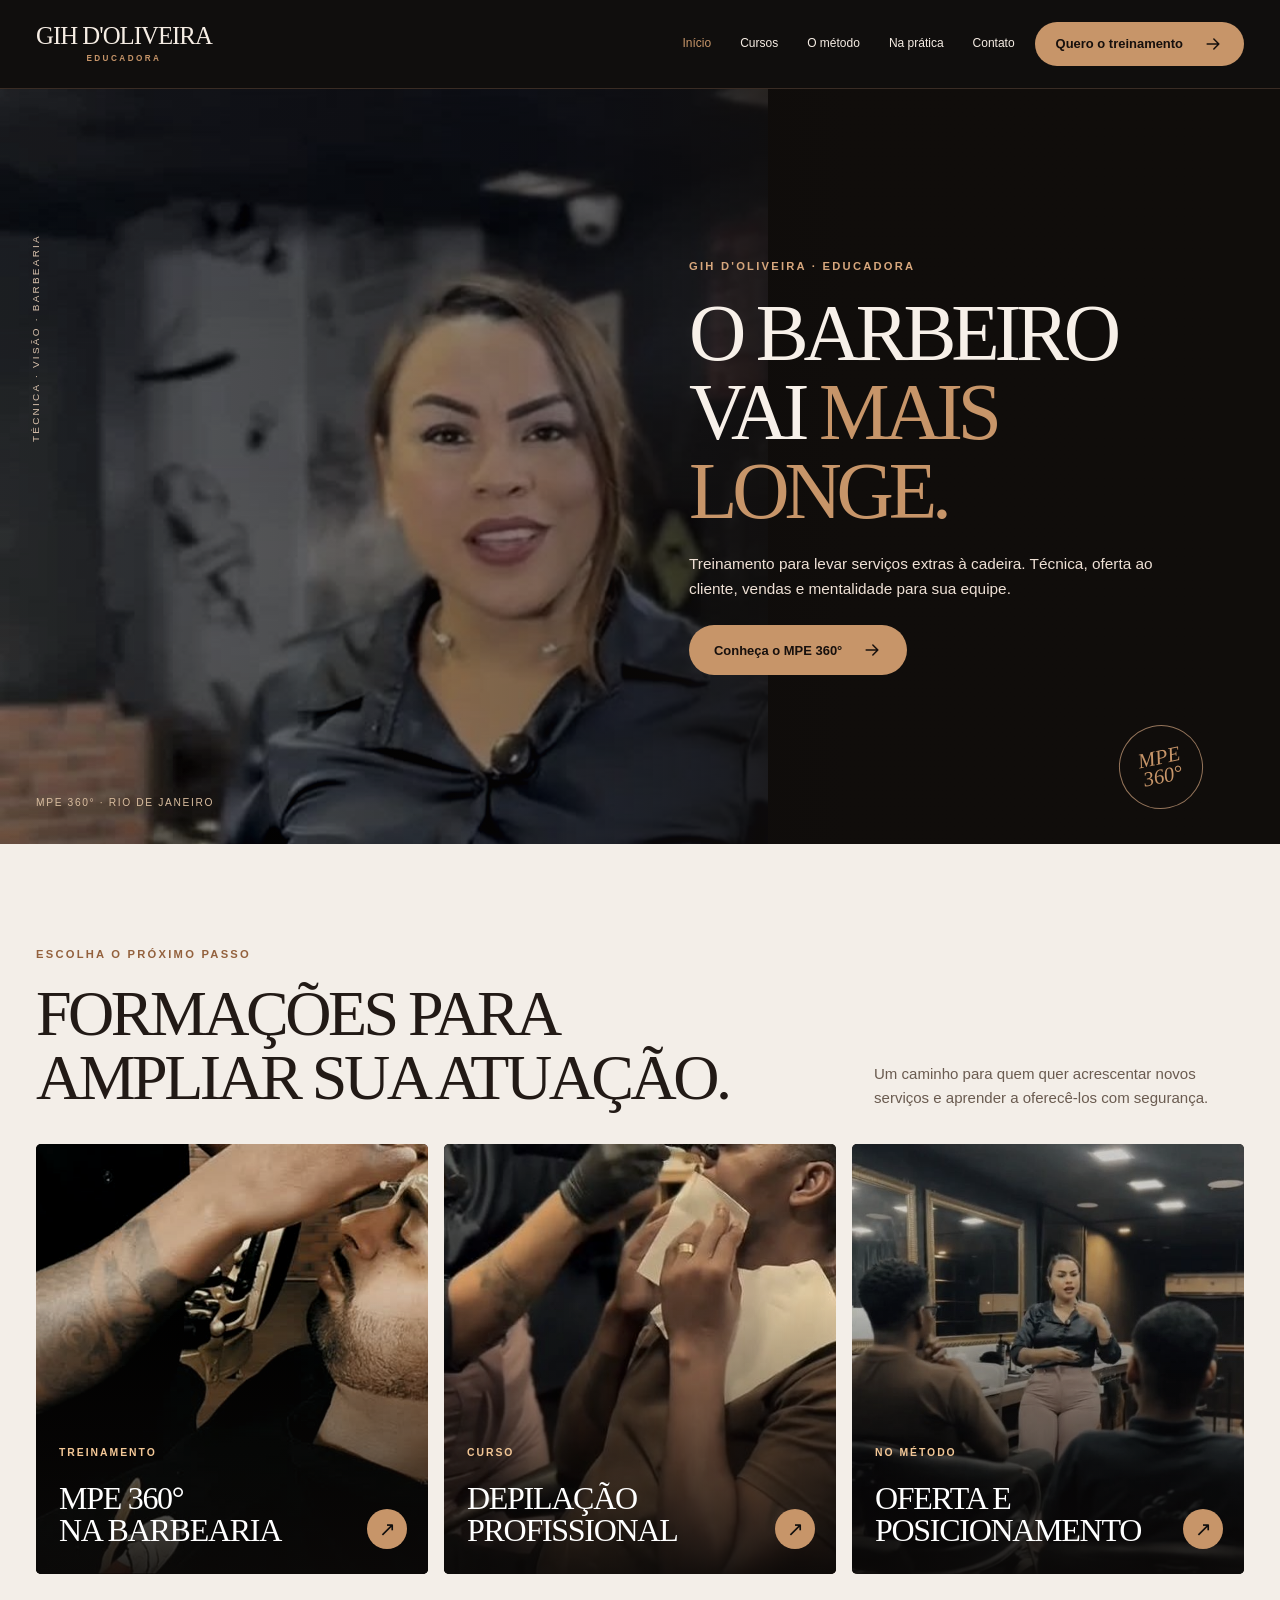
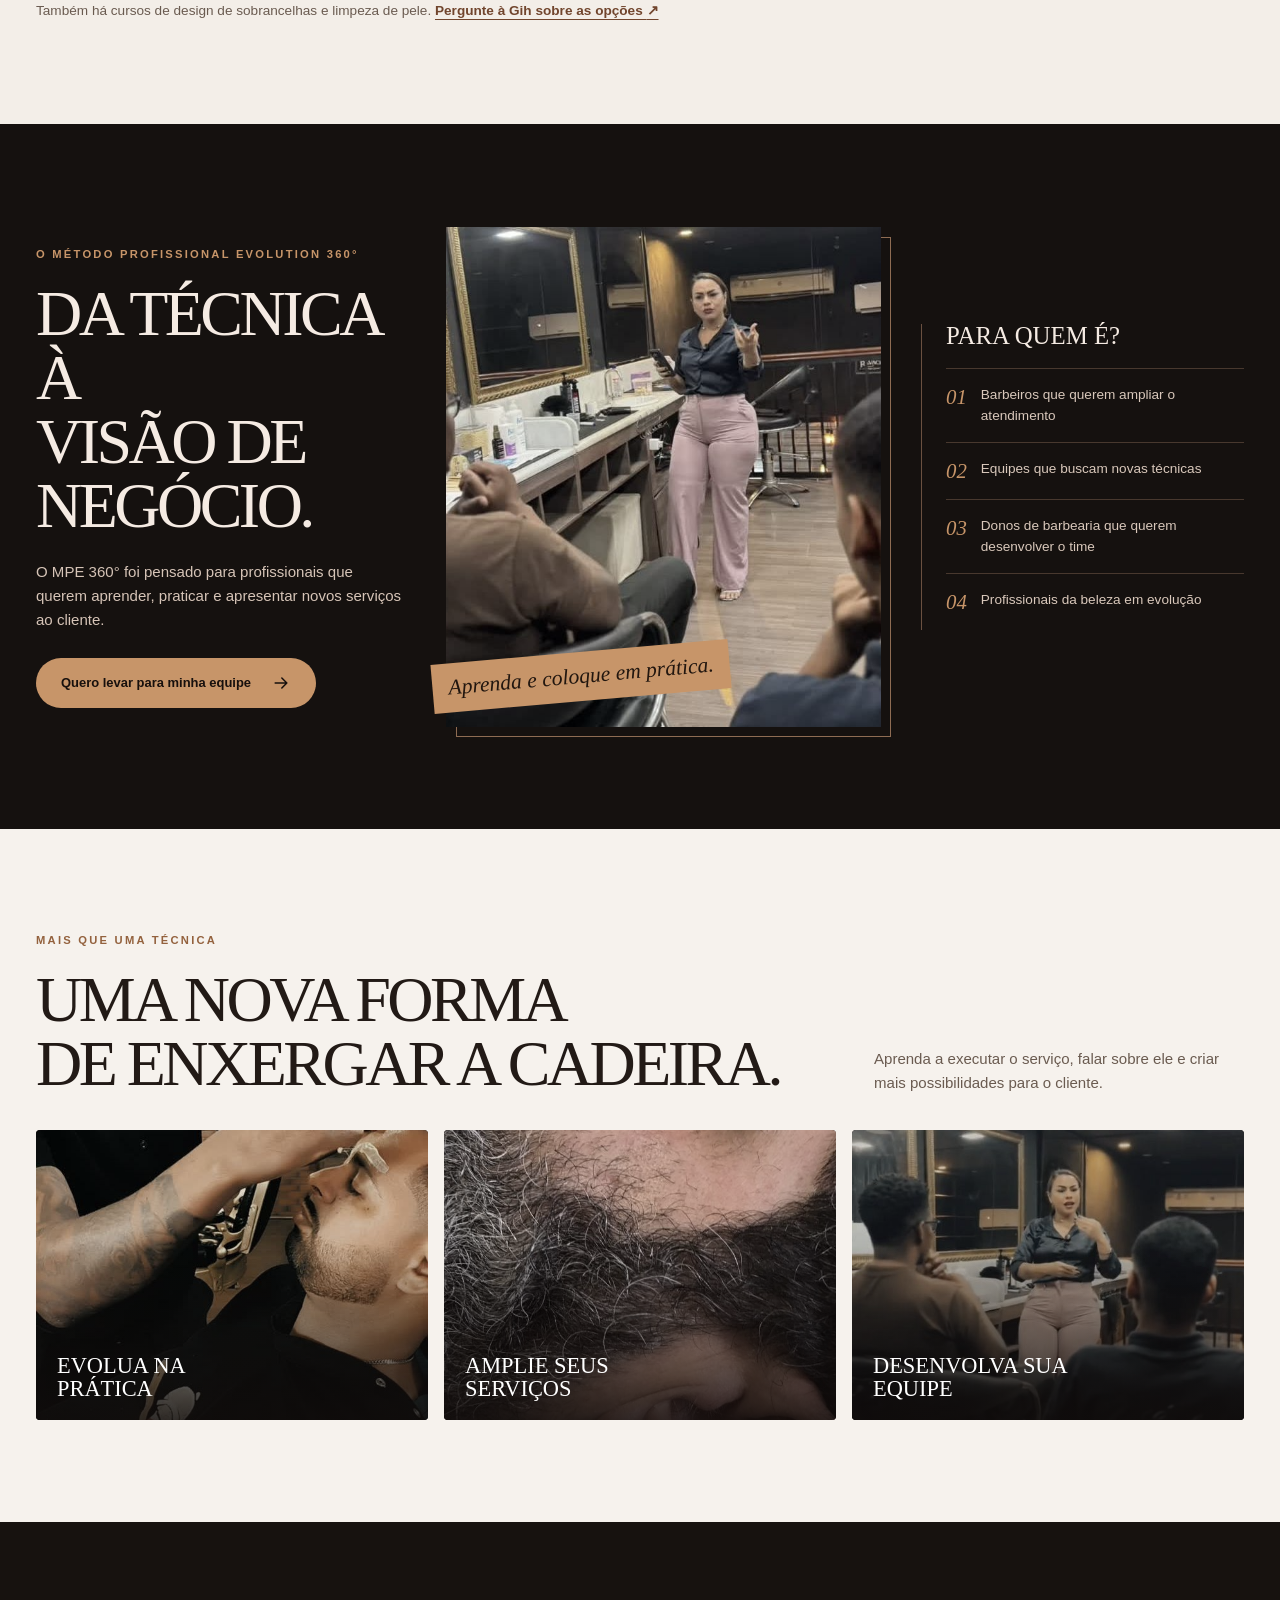
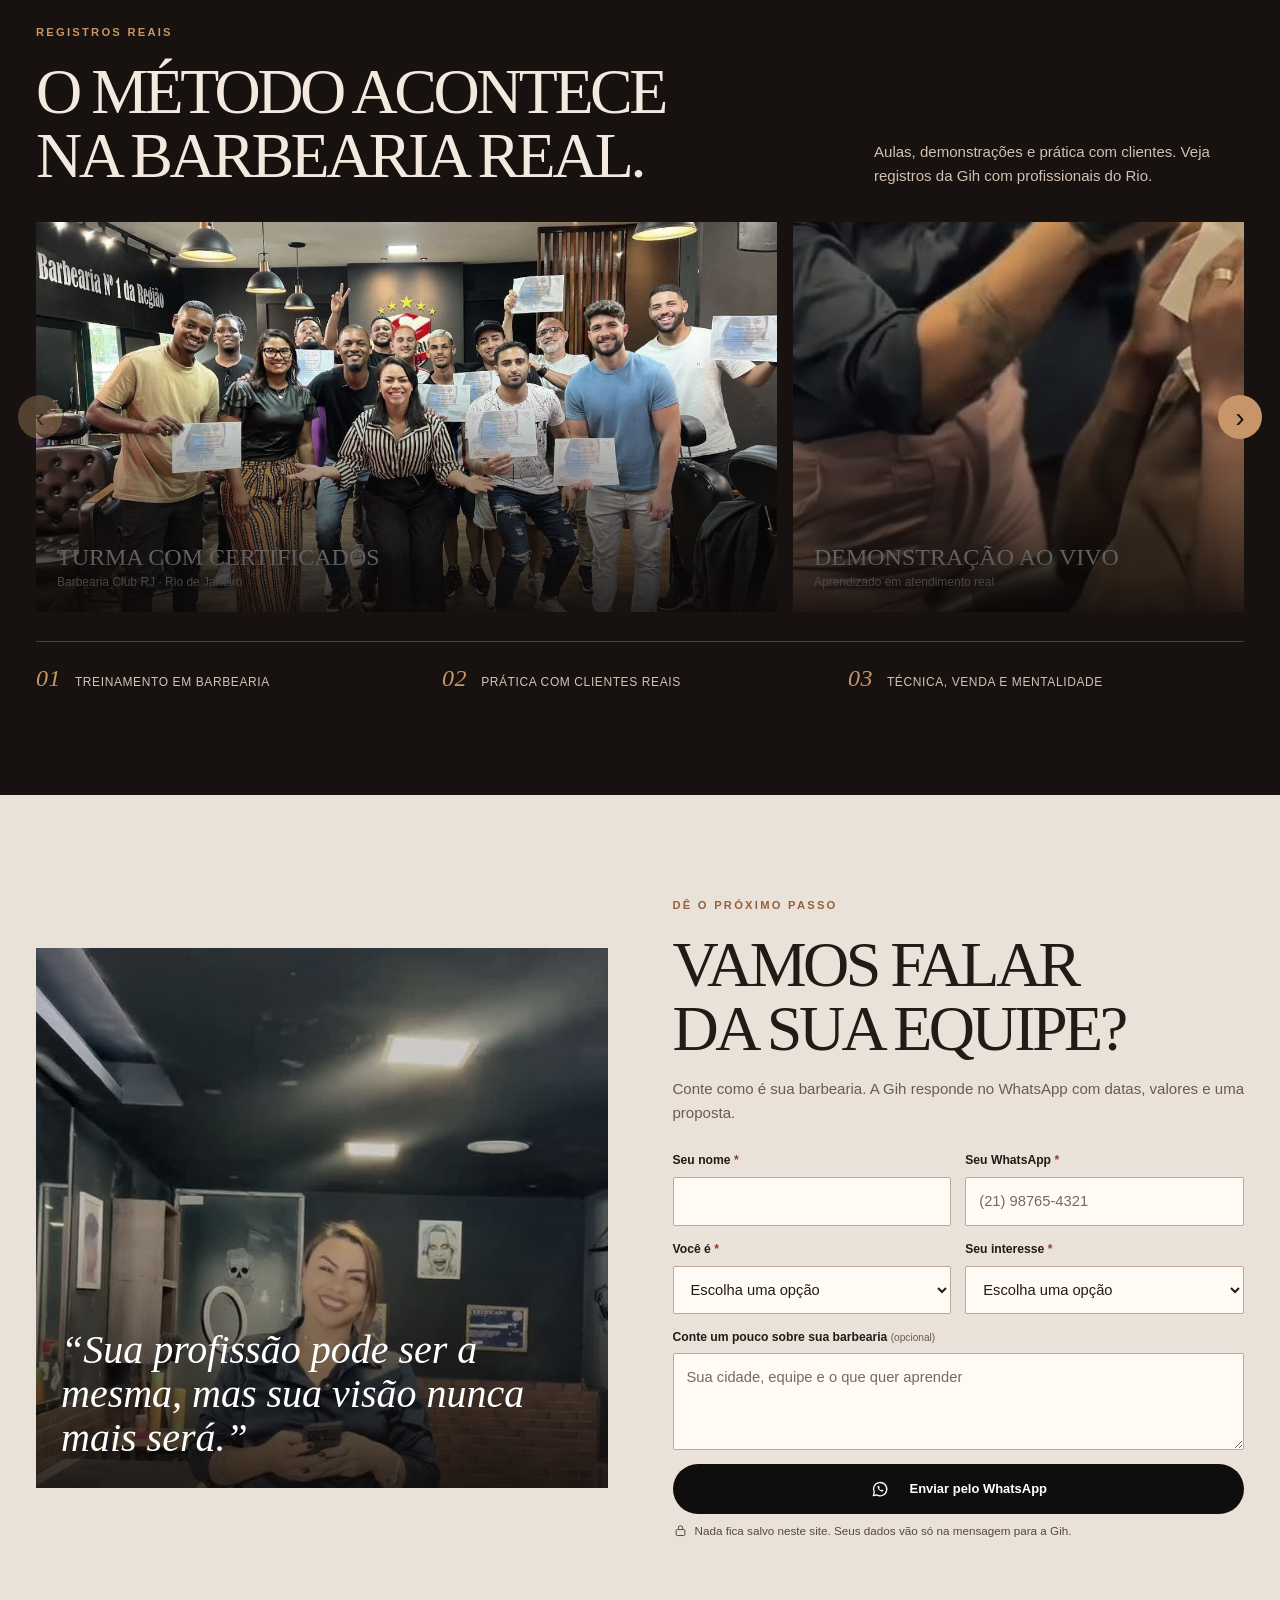
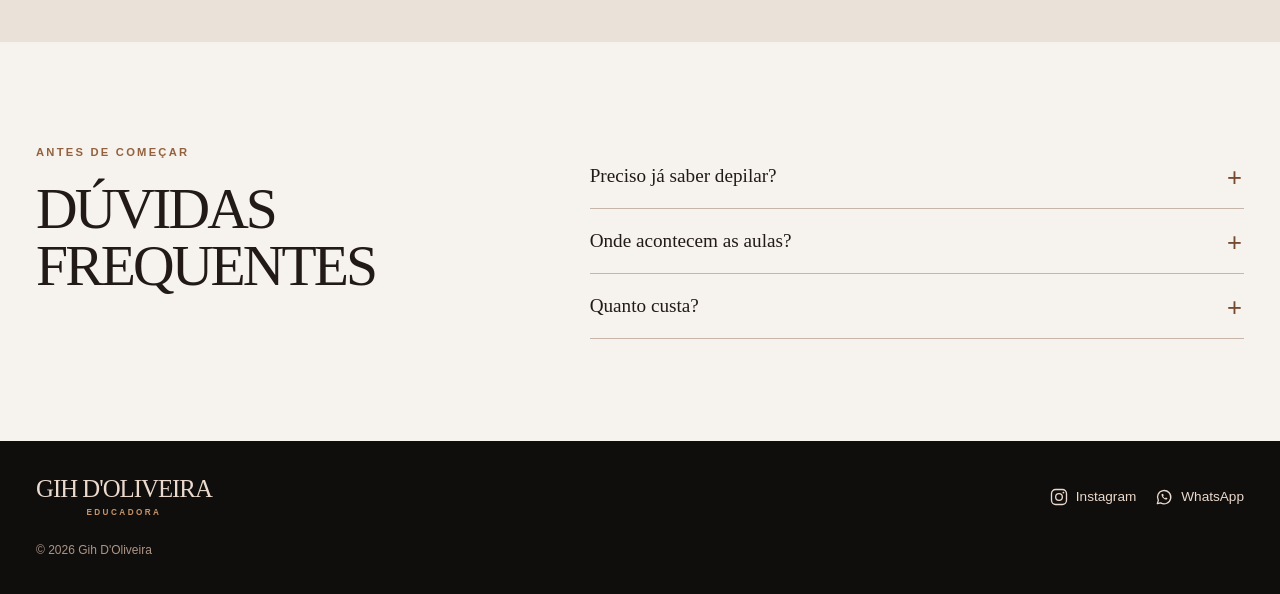
<file: gih-doliveira/index.html>
<!doctype html>
<html lang="pt-BR">
<head>
  <meta charset="utf-8">
  <meta name="viewport" content="width=device-width, initial-scale=1">
  <title>Gih D'Oliveira | Treinamento MPE 360° para barbeiros</title>
  <meta name="description" content="Treinamento MPE 360° para barbeiros e equipes no Rio de Janeiro. Técnica, serviços extras, vendas e prática com clientes reais.">
  <meta property="og:title" content="Gih D'Oliveira | Treinamento MPE 360°">
  <meta property="og:description" content="Sua profissão pode ser a mesma. Sua visão, nunca mais.">
  <meta property="og:image" content="assets/img/gih-hero.jpg">
  <meta name="theme-color" content="#100e0d">
  <link rel="icon" href="data:image/svg+xml,%3Csvg xmlns='http://www.w3.org/2000/svg' viewBox='0 0 64 64'%3E%3Crect width='64' height='64' rx='8' fill='%23100e0d'/%3E%3Ctext x='50%25' y='62%25' text-anchor='middle' font-family='Georgia,serif' font-size='38' fill='%23c79569'%3EG%3C/text%3E%3C/svg%3E">
  <link rel="stylesheet" href="css/style.css">
  <script src="js/main.js" defer></script>
</head>
<body>
  <a class="skip-link" href="#conteudo">Pular para o conteúdo</a>
  <svg class="svg-sprite" aria-hidden="true" xmlns="http://www.w3.org/2000/svg">
    <symbol id="i-arrow" viewBox="0 0 24 24"><path d="M5 12h14m-6-6 6 6-6 6" fill="none" stroke="currentColor" stroke-width="1.8" stroke-linecap="round" stroke-linejoin="round"/></symbol>
    <symbol id="i-whats" viewBox="0 0 24 24"><path d="M4 20l1.2-3.9A8 8 0 1 1 8 19z" fill="none" stroke="currentColor" stroke-width="1.6" stroke-linejoin="round"/><path d="M9 8.6c0 3.3 2.9 6.4 6.3 6.4l1-1.4-2-1-1 .8c-1-.4-2-1.4-2.4-2.4l.8-1-1-2z" fill="currentColor"/></symbol>
    <symbol id="i-insta" viewBox="0 0 24 24"><rect x="3" y="3" width="18" height="18" rx="5" fill="none" stroke="currentColor" stroke-width="1.6"/><circle cx="12" cy="12" r="4" fill="none" stroke="currentColor" stroke-width="1.6"/><circle cx="17.3" cy="6.7" r="1.1" fill="currentColor"/></symbol>
    <symbol id="i-lock" viewBox="0 0 24 24"><rect x="5" y="10.5" width="14" height="9.5" rx="2" fill="none" stroke="currentColor" stroke-width="1.6"/><path d="M8.5 10.5V8a3.5 3.5 0 0 1 7 0v2.5" fill="none" stroke="currentColor" stroke-width="1.6"/></symbol>
  </svg>

  <header class="site-header">
    <div class="container header-inner">
      <a class="brand" href="#inicio" aria-label="Gih D'Oliveira, voltar ao início"><span>Gih D'Oliveira</span><small>EDUCADORA</small></a>
      <button class="nav-toggle" type="button" aria-expanded="false" aria-controls="menu" aria-label="Abrir menu"><span></span><span></span><span></span></button>
      <nav class="nav" id="menu" aria-label="Principal">
        <ul><li><a href="#inicio">Início</a></li><li><a href="#cursos">Cursos</a></li><li><a href="#sobre">O método</a></li><li><a href="#resultados">Na prática</a></li><li><a href="#contato">Contato</a></li></ul>
        <a class="btn btn-copper btn-small" href="#contato">Quero o treinamento <svg aria-hidden="true"><use href="#i-arrow"/></svg></a>
      </nav>
    </div>
  </header>

  <main id="conteudo">
    <section class="hero" id="inicio" aria-labelledby="hero-titulo">
      <img class="hero-image" src="assets/img/gih-hero.jpg" width="640" height="797" alt="Gih D'Oliveira, educadora, dentro de uma barbearia" fetchpriority="high">
      <div class="hero-shade"></div>
      <p class="hero-rail" aria-hidden="true">TÉCNICA · VISÃO · BARBEARIA</p>
      <div class="container hero-inner">
        <div class="hero-copy">
          <p class="eyebrow">GIH D'OLIVEIRA · EDUCADORA</p>
          <h1 id="hero-titulo">O barbeiro<br>vai <em>mais</em><br><em>longe.</em></h1>
          <p class="hero-lead">Treinamento para levar serviços extras à cadeira. Técnica, oferta ao cliente, vendas e mentalidade para sua equipe.</p>
          <a class="btn btn-copper" href="#sobre">Conheça o MPE 360° <svg aria-hidden="true"><use href="#i-arrow"/></svg></a>
        </div>
      </div>
      <p class="hero-edition">MPE 360° · RIO DE JANEIRO</p><span class="hero-seal" aria-hidden="true">MPE<br>360°</span>
    </section>

    <section class="section courses-section" id="cursos" aria-labelledby="cursos-titulo">
      <div class="container">
        <div class="section-head split-head"><div><p class="eyebrow">ESCOLHA O PRÓXIMO PASSO</p><h2 id="cursos-titulo">Formações para<br>ampliar sua atuação.</h2></div><p>Um caminho para quem quer acrescentar novos serviços e aprender a oferecê-los com segurança.</p></div>
        <div class="course-grid">
          <a class="course-card" href="#contato" data-interesse="Treinamento MPE 360° para a equipe"><img src="assets/img/pratica-aluno.jpg" width="640" height="501" alt="Aluno aplicando uma técnica em cliente na barbearia" loading="lazy"><span class="course-type">TREINAMENTO</span><h3>MPE 360°<br>na barbearia</h3><span class="circle-arrow" aria-hidden="true">↗</span></a>
          <a class="course-card" href="#contato" data-interesse="Curso de depilação"><img src="assets/img/pratica-gih.jpg" width="610" height="456" alt="Gih demonstrando depilação em um cliente" loading="lazy"><span class="course-type">CURSO</span><h3>Depilação<br>profissional</h3><span class="circle-arrow" aria-hidden="true">↗</span></a>
          <a class="course-card" href="#contato" data-interesse="Ainda não sei"><img src="assets/img/aula-na-barbearia.jpg" width="610" height="823" alt="Gih dando aula para barbeiros dentro da barbearia" loading="lazy"><span class="course-type">NO MÉTODO</span><h3>Oferta e<br>posicionamento</h3><span class="circle-arrow" aria-hidden="true">↗</span></a>
        </div>
        <p class="course-note">Também há cursos de design de sobrancelhas e limpeza de pele. <a href="#contato">Pergunte à Gih sobre as opções <span aria-hidden="true">↗</span></a></p>
      </div>
    </section>

    <section class="section method-section" id="sobre" aria-labelledby="sobre-titulo">
      <div class="container method-grid">
        <div class="method-copy"><p class="eyebrow">O MÉTODO PROFISSIONAL EVOLUTION 360°</p><h2 id="sobre-titulo">Da técnica à<br>visão de<br>negócio.</h2><p>O MPE 360° foi pensado para profissionais que querem aprender, praticar e apresentar novos serviços ao cliente.</p><a class="btn btn-copper" href="#contato" data-interesse="Treinamento MPE 360° para a equipe">Quero levar para minha equipe <svg aria-hidden="true"><use href="#i-arrow"/></svg></a></div>
        <figure class="method-photo"><img src="assets/img/gih-ensinando.jpg" width="640" height="705" alt="Gih D'Oliveira orientando uma turma na barbearia" loading="lazy"><figcaption>Aprenda e coloque em prática.</figcaption></figure>
        <div class="method-audience"><h3>Para quem é?</h3><ol><li>Barbeiros que querem ampliar o atendimento</li><li>Equipes que buscam novas técnicas</li><li>Donos de barbearia que querem desenvolver o time</li><li>Profissionais da beleza em evolução</li></ol></div>
      </div>
    </section>

    <section class="section benefits-section" aria-labelledby="beneficios-titulo">
      <div class="container"><div class="section-head split-head"><div><p class="eyebrow">MAIS QUE UMA TÉCNICA</p><h2 id="beneficios-titulo">Uma nova forma<br>de enxergar a cadeira.</h2></div><p>Aprenda a executar o serviço, falar sobre ele e criar mais possibilidades para o cliente.</p></div>
        <div class="benefit-grid"><figure><img src="assets/img/pratica-aluno.jpg" width="640" height="501" alt="Aluno praticando em um cliente" loading="lazy"><figcaption>Evolua na prática</figcaption></figure><figure><img src="assets/img/depilacao-orelha.jpg" width="610" height="693" alt="Detalhe de depilação de orelha em um cliente" loading="lazy"><figcaption>Amplie seus serviços</figcaption></figure><figure><img src="assets/img/aula-na-barbearia.jpg" width="610" height="823" alt="Gih ensinando barbeiros" loading="lazy"><figcaption>Desenvolva sua equipe</figcaption></figure></div>
      </div>
    </section>

    <section class="section results-section" id="resultados" aria-labelledby="resultados-titulo">
      <div class="container"><div class="section-head split-head"><div><p class="eyebrow">REGISTROS REAIS</p><h2 id="resultados-titulo">O método acontece<br>na barbearia real.</h2></div><p>Aulas, demonstrações e prática com clientes. Veja registros da Gih com profissionais do Rio.</p></div>
        <div class="gallery"><button class="gallery-btn prev" type="button" aria-label="Fotos anteriores" aria-controls="galeria">‹</button><ul class="gallery-track" id="galeria" tabindex="0" aria-label="Fotos dos treinamentos"><li><figure><img src="assets/img/turma-barbearia-club.jpg" width="1280" height="960" alt="Turma de barbeiros com certificados na Barbearia Club RJ" loading="lazy"><figcaption><strong>Turma com certificados</strong>Barbearia Club RJ · Rio de Janeiro</figcaption></figure></li><li><figure><img src="assets/img/pratica-gih.jpg" width="610" height="456" alt="Gih demonstrando a técnica em cliente" loading="lazy"><figcaption><strong>Demonstração ao vivo</strong>Aprendizado em atendimento real</figcaption></figure></li><li><figure><img src="assets/img/gih-ensinando.jpg" width="640" height="705" alt="Gih ensinando uma turma dentro da barbearia" loading="lazy"><figcaption><strong>Aula na barbearia</strong>Conceito e prática no mesmo ambiente</figcaption></figure></li><li><figure><img src="assets/img/evento-max-dos-santos.jpg" width="610" height="466" alt="Gih com Max dos Santos na Professional Fair RJ" loading="lazy"><figcaption><strong>Professional Fair RJ</strong>Gih com Max dos Santos</figcaption></figure></li></ul><button class="gallery-btn next" type="button" aria-label="Próximas fotos" aria-controls="galeria">›</button></div>
        <ul class="proof-points"><li><span>01</span> Treinamento em barbearia</li><li><span>02</span> Prática com clientes reais</li><li><span>03</span> Técnica, venda e mentalidade</li></ul>
      </div>
    </section>

    <section class="section contact-section" id="contato" aria-labelledby="contato-titulo"><div class="container contact-grid"><figure class="contact-photo"><img src="assets/img/gih-sobre.jpg" width="640" height="727" alt="Gih D'Oliveira sorrindo dentro de uma barbearia" loading="lazy"><figcaption>“Sua profissão pode ser a mesma, mas sua visão nunca mais será.”</figcaption></figure><div class="contact-content"><p class="eyebrow">DÊ O PRÓXIMO PASSO</p><h2 id="contato-titulo">Vamos falar<br>da sua equipe?</h2><p>Conte como é sua barbearia. A Gih responde no WhatsApp com datas, valores e uma proposta.</p>
      <form class="form" id="form-contato" novalidate><div class="field"><label for="nome">Seu nome <span aria-hidden="true">*</span></label><input id="nome" name="nome" type="text" autocomplete="name" required aria-describedby="nome-erro"><p class="error" id="nome-erro" aria-live="polite"></p></div><div class="field"><label for="whatsapp">Seu WhatsApp <span aria-hidden="true">*</span></label><input id="whatsapp" name="whatsapp" type="tel" inputmode="tel" autocomplete="tel" placeholder="(21) 98765-4321" required aria-describedby="whatsapp-erro"><p class="error" id="whatsapp-erro" aria-live="polite"></p></div><div class="field"><label for="perfil">Você é <span aria-hidden="true">*</span></label><select id="perfil" name="perfil" required aria-describedby="perfil-erro"><option value="">Escolha uma opção</option><option>Dono(a) de barbearia</option><option>Barbeiro(a)</option><option>Profissional da beleza</option></select><p class="error" id="perfil-erro" aria-live="polite"></p></div><div class="field"><label for="interesse">Seu interesse <span aria-hidden="true">*</span></label><select id="interesse" name="interesse" required aria-describedby="interesse-erro"><option value="">Escolha uma opção</option><option>Treinamento MPE 360° para a equipe</option><option>Curso de depilação</option><option>Curso de design de sobrancelhas</option><option>Curso de limpeza de pele</option><option>Ainda não sei</option></select><p class="error" id="interesse-erro" aria-live="polite"></p></div><div class="field field-full"><label for="mensagem">Conte um pouco sobre sua barbearia <small>(opcional)</small></label><textarea id="mensagem" name="mensagem" rows="3" placeholder="Sua cidade, equipe e o que quer aprender"></textarea></div><div class="form-footer"><button class="btn btn-dark" type="submit"><svg aria-hidden="true"><use href="#i-whats"/></svg> Enviar pelo WhatsApp</button><p class="form-note"><svg aria-hidden="true"><use href="#i-lock"/></svg> Nada fica salvo neste site. Seus dados vão só na mensagem para a Gih.</p><p class="form-status" id="form-status" role="status"></p></div></form>
    </div></div></section>

    <section class="section faq-section" aria-labelledby="duvidas-titulo"><div class="container faq-grid"><div><p class="eyebrow">ANTES DE COMEÇAR</p><h2 id="duvidas-titulo">Dúvidas frequentes</h2></div><div><details class="faq"><summary>Preciso já saber depilar?</summary><p>Não. O treinamento começa pela técnica e segue até a forma de oferecer o serviço ao cliente.</p></details><details class="faq"><summary>Onde acontecem as aulas?</summary><p>Na própria barbearia, com a sua equipe e prática com clientes reais.</p></details><details class="faq"><summary>Quanto custa?</summary><p>O valor depende do curso e do tamanho da equipe. Envie o formulário para receber uma proposta.</p></details></div></div></section>
  </main>
  <footer class="site-footer"><div class="container footer-inner"><a class="brand" href="#inicio" aria-label="Gih D'Oliveira, voltar ao início"><span>Gih D'Oliveira</span><small>EDUCADORA</small></a><div class="footer-links"><a href="https://www.instagram.com/educadora.gihdoliveira/" target="_blank" rel="noopener"><svg aria-hidden="true"><use href="#i-insta"/></svg> Instagram</a><a class="js-whatsapp" href="#contato" data-msg="Oi, Gih! Vim pelo site e quero saber mais sobre o MPE 360°."><svg aria-hidden="true"><use href="#i-whats"/></svg> WhatsApp</a></div><p>© <span id="ano">2026</span> Gih D'Oliveira</p></div></footer>
</body>
</html>
</file>
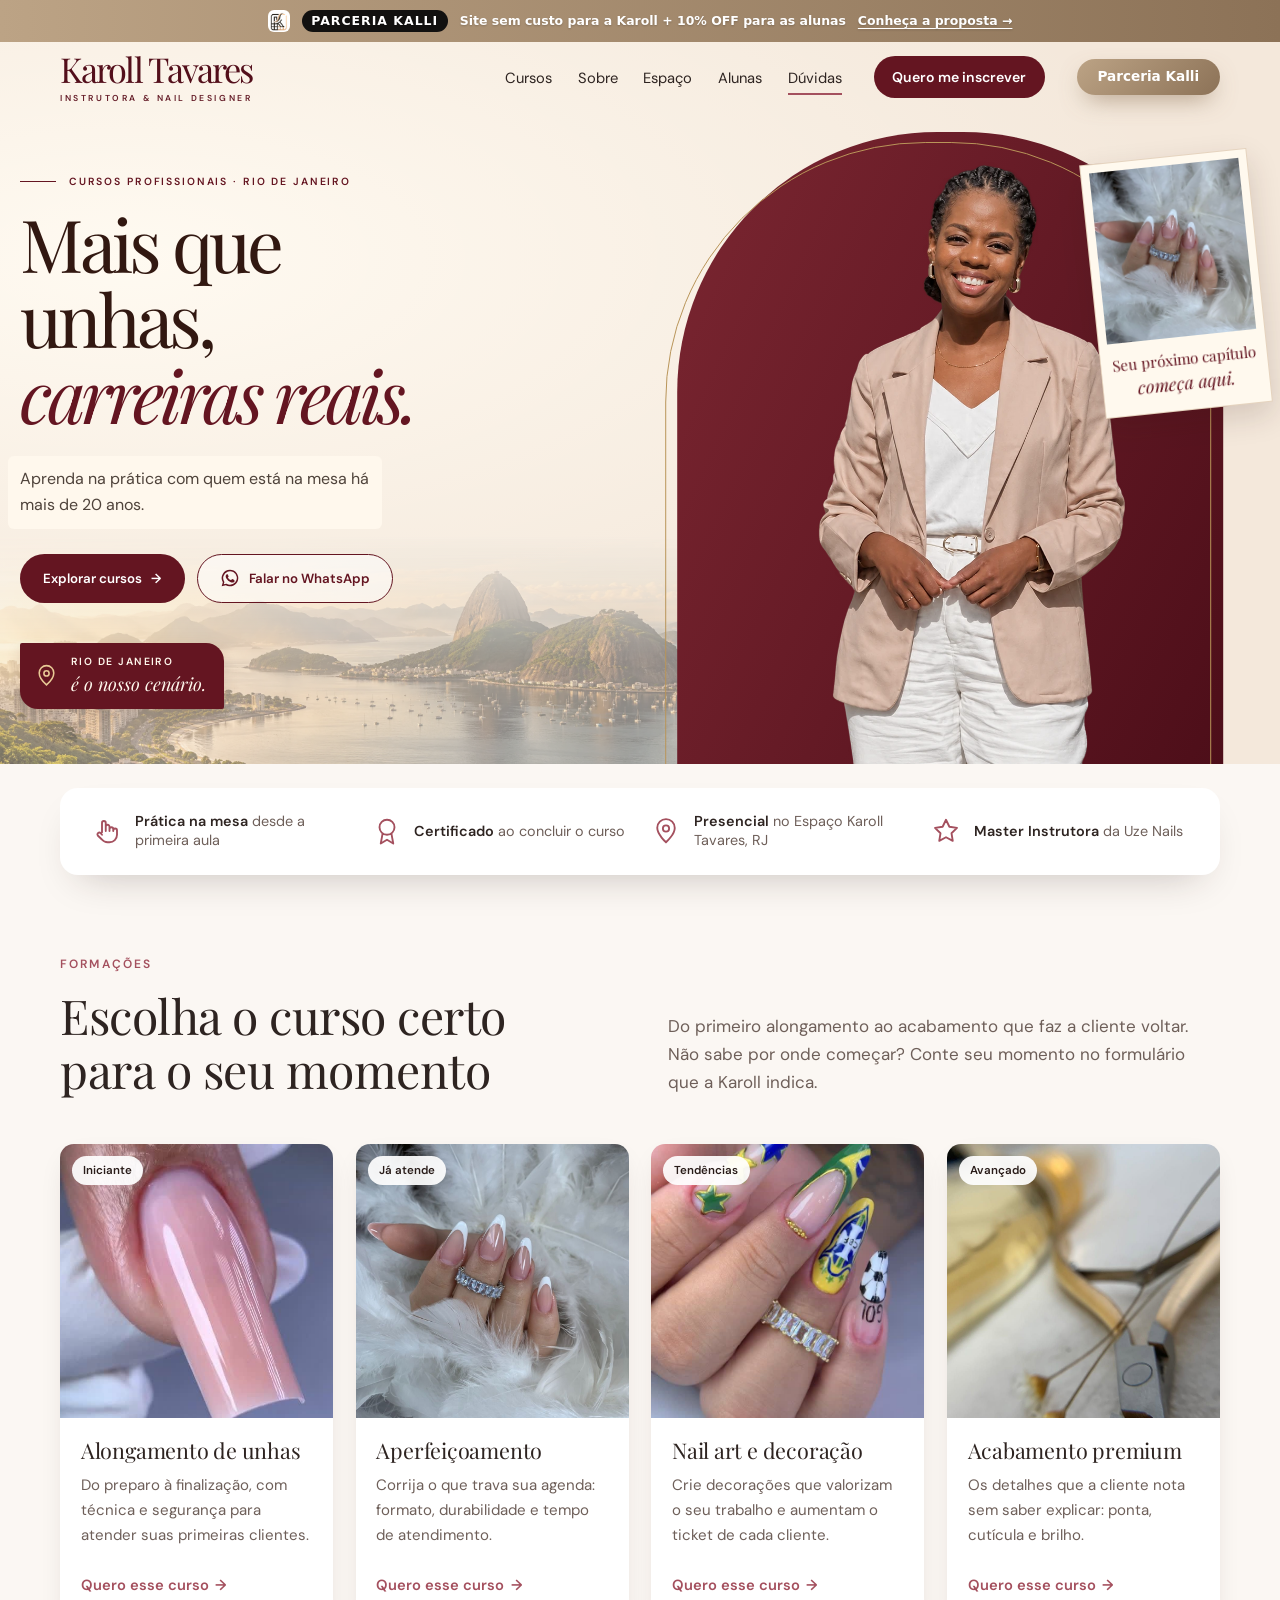
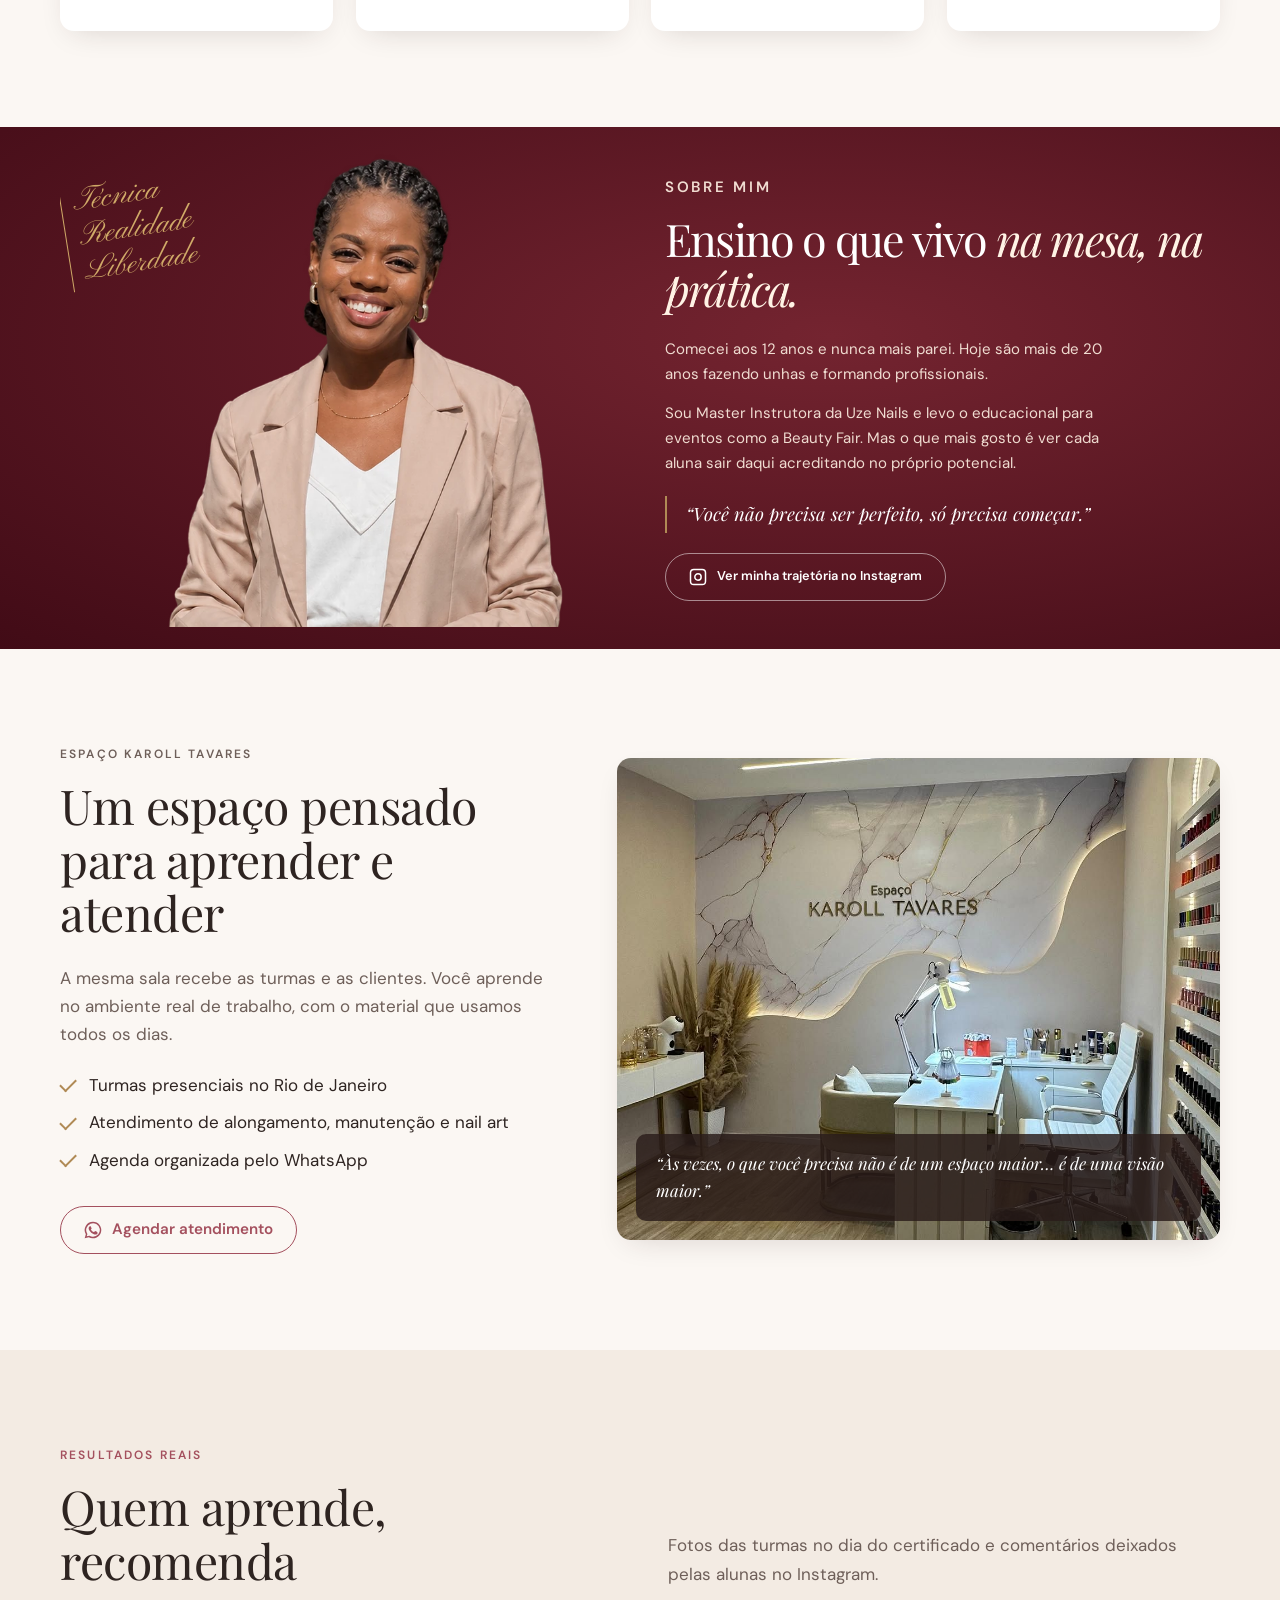
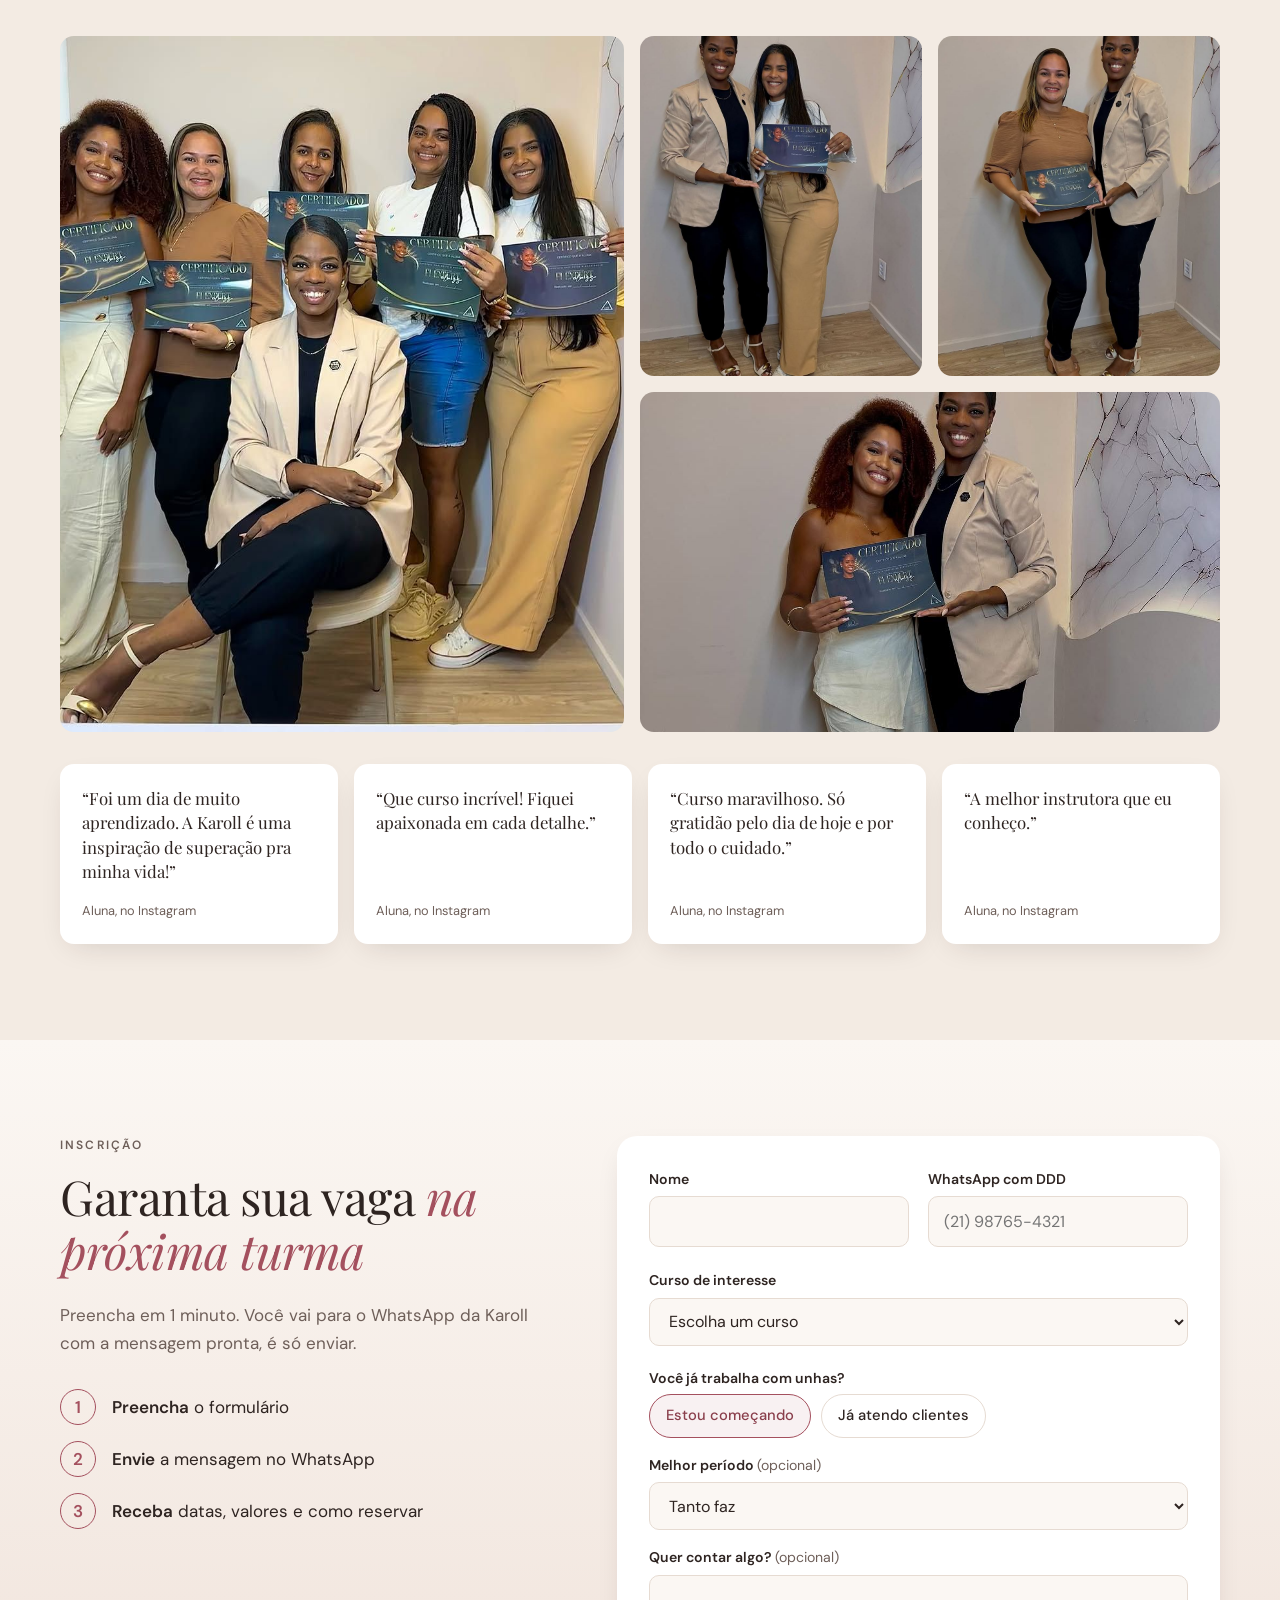
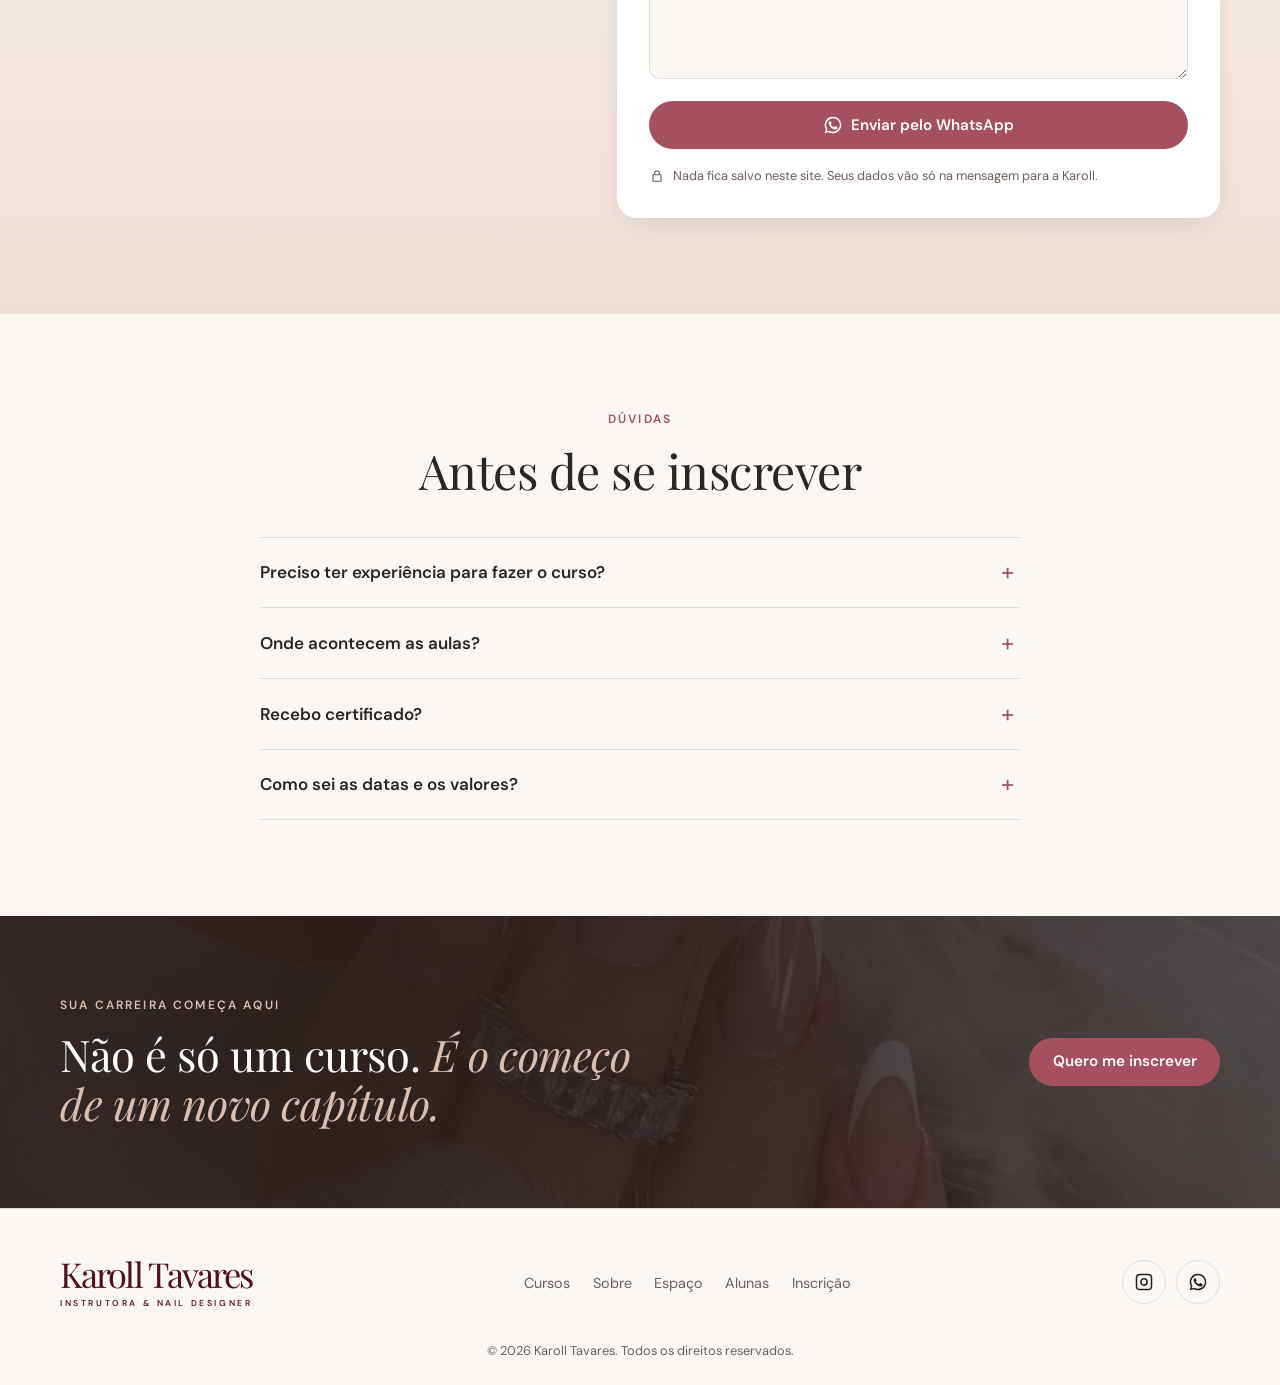
<file: karoll-tavares/index.html>
<!doctype html>
<html lang="pt-BR">
<head>
  <meta charset="utf-8">
  <meta name="viewport" content="width=device-width, initial-scale=1">
  <title>Karoll Tavares | Cursos de Unhas e Nail Designer no RJ</title>
  <meta name="description" content="Cursos presenciais de unhas no Rio de Janeiro com Karoll Tavares, Nail Designer há mais de 20 anos e Master Instrutora Uze Nails. Prática na mesa e certificado.">
  <meta property="og:title" content="Karoll Tavares | Instrutora & Nail Designer">
  <meta property="og:description" content="Ensino o que vivo na mesa, na prática. Cursos presenciais no RJ.">
  <meta property="og:image" content="assets/img/turma-certificados.jpg">
  <meta name="theme-color" content="#2a1d1a">
  <link rel="preconnect" href="https://fonts.googleapis.com">
  <link rel="preconnect" href="https://fonts.gstatic.com" crossorigin>
  <link href="https://fonts.googleapis.com/css2?family=DM+Sans:opsz,wght@9..40,400;9..40,500;9..40,600&family=Pinyon+Script&family=Playfair+Display:ital,wght@0,400;0,500;1,400;1,500&display=swap" rel="stylesheet">
  <link rel="stylesheet" href="css/style.css">
  <link rel="stylesheet" href="css/editorial.css?v=3">
  <link rel="stylesheet" href="css/kalli-parceria.css">
</head>
<body>
  <a class="skip-link" href="#conteudo">Pular para o conteúdo</a>

  <!-- ============ CABEÇALHO ============ -->
  <a class="kalli-bar" href="parceria.html">
    <img src="assets/img/logo-kalli.png" width="22" height="22" alt="" style="background:#FAF8F6;border-radius:6px">
    <span class="kalli-bar-tag">Parceria Kalli</span>
    <span class="kalli-bar-text">Site sem custo para a Karoll + 10% OFF para as alunas</span>
    <span class="kalli-bar-go">Conheça a proposta →</span>
  </a>

  <header class="site-header" id="topo">
    <div class="container header-inner">
      <a class="brand" href="#topo" aria-label="Karoll Tavares, voltar ao início">
        <span class="brand-name">Karoll Tavares</span>
        <span class="brand-tag">Instrutora &amp; Nail Designer</span>
      </a>

      <button class="nav-toggle" aria-expanded="false" aria-controls="menu" aria-label="Abrir menu">
        <span></span><span></span><span></span>
      </button>

      <nav class="nav" id="menu" aria-label="Principal">
        <ul>
          <li><a href="#cursos">Cursos</a></li>
          <li><a href="#sobre">Sobre</a></li>
          <li><a href="#espaco">Espaço</a></li>
          <li><a href="#alunas">Alunas</a></li>
          <li><a href="#duvidas">Dúvidas</a></li>
        </ul>
        <a class="btn btn-primary btn-sm" href="#inscricao">Quero me inscrever</a>
        <a class="kalli-btn kalli-btn-sm" href="parceria.html">Parceria Kalli</a>
      </nav>
    </div>
  </header>

  <main id="conteudo">

    <!-- ============ HERO ============ -->
    <section class="hero" aria-labelledby="hero-titulo">
      <div class="hero-bg" aria-hidden="true">
        <div class="hero-rio"></div>
      </div>

      <div class="container hero-grid">

        <figure class="hero-figure">
          <span class="hero-halo" aria-hidden="true"></span>
          <picture>
            <source srcset="assets/img/karoll-recorte-v2.webp" type="image/webp">
            <img src="assets/img/karoll-recorte-v2.png" width="822" height="1914" alt="Karoll Tavares sorrindo, de blazer nude e blusa branca" fetchpriority="high">
          </picture>
          <figcaption class="hero-badge">
            <img src="assets/img/unhas-francesinha.jpg" width="900" height="900" alt="Unhas com francesinha e acabamento delicado" loading="eager">
            <span class="polaroid-caption">Seu próximo capítulo<br><em>começa aqui.</em></span>
          </figcaption>
        </figure>
        <div class="hero-copy">
          <p class="eyebrow"><span class="eyebrow-line" aria-hidden="true"></span>Cursos profissionais · Rio de Janeiro</p>
          <h1 id="hero-titulo">Mais que<br>unhas, <em>carreiras reais.</em></h1>
          <p class="lead">Aprenda na prática com quem está na mesa há mais de 20 anos.</p>
          <div class="hero-actions">
            <a class="btn btn-primary" href="#cursos">Explorar cursos <span aria-hidden="true">→</span></a>
            <a class="btn btn-ghost js-whatsapp" href="https://wa.me/5521987312196" data-msg="Oi, Karoll! Vim pelo site e quero saber das próximas turmas.">
              <svg aria-hidden="true" viewBox="0 0 24 24"><use href="#i-whatsapp"/></svg>
              Falar no WhatsApp
            </a>
          </div>


        <p class="rio-caption">
            <svg aria-hidden="true" viewBox="0 0 24 24"><use href="#i-pin"/></svg>
            <span><strong>Rio de Janeiro</strong><em>é o nosso cenário.</em></span>
          </p>
          <p class="hero-note"><svg aria-hidden="true"><use href="#i-pin"/></svg> Aulas presenciais no Espaço Karoll Tavares</p>
        </div>
      </div>
    </section>

    <!-- ============ FAIXA DE CONFIANÇA ============ -->
    <section class="trust" aria-label="Como são as aulas">
      <ul class="container trust-list">
        <li><svg aria-hidden="true"><use href="#i-hand"/></svg><span><b>Prática na mesa</b> desde a primeira aula</span></li>
        <li><svg aria-hidden="true"><use href="#i-award"/></svg><span><b>Certificado</b> ao concluir o curso</span></li>
        <li><svg aria-hidden="true"><use href="#i-pin"/></svg><span><b>Presencial</b> no Espaço Karoll Tavares, RJ</span></li>
        <li><svg aria-hidden="true"><use href="#i-star"/></svg><span><b>Master Instrutora</b> da Uze Nails</span></li>
      </ul>
    </section>

    <!-- ============ CURSOS ============ -->
    <section class="section" id="cursos" aria-labelledby="cursos-titulo">
      <div class="container">
        <div class="section-head">
          <div>
            <p class="eyebrow">Formações</p>
            <h2 id="cursos-titulo">Escolha o curso certo para o seu momento</h2>
          </div>
          <p class="section-intro">Do primeiro alongamento ao acabamento que faz a cliente voltar. Não sabe por onde começar? Conte seu momento no formulário que a Karoll indica.</p>
        </div>

        <div class="cards">
          <article class="card">
            <div class="card-media">
              <img src="assets/img/unhas-alongamento.jpg" width="640" height="520" alt="Unha alongada em formato quadrado, tom nude, sendo finalizada" loading="lazy">
              <span class="badge">Iniciante</span>
            </div>
            <div class="card-body">
              <h3>Alongamento de unhas</h3>
              <p>Do preparo à finalização, com técnica e segurança para atender suas primeiras clientes.</p>
              <a class="card-link js-curso" href="#inscricao" data-curso="Alongamento de unhas">Quero esse curso <span aria-hidden="true">→</span></a>
            </div>
          </article>

          <article class="card">
            <div class="card-media">
              <img src="assets/img/unhas-francesinha.jpg" width="900" height="900" alt="Mão com unhas amendoadas em francesinha clássica e anel de brilhantes" loading="lazy">
              <span class="badge">Já atende</span>
            </div>
            <div class="card-body">
              <h3>Aperfeiçoamento</h3>
              <p>Corrija o que trava sua agenda: formato, durabilidade e tempo de atendimento.</p>
              <a class="card-link js-curso" href="#inscricao" data-curso="Aperfeiçoamento">Quero esse curso <span aria-hidden="true">→</span></a>
            </div>
          </article>

          <article class="card">
            <div class="card-media">
              <img src="assets/img/unhas-nail-art-brasil.jpg" width="640" height="640" alt="Nail art verde e amarela com estrelas e bandeira do Brasil" loading="lazy">
              <span class="badge">Tendências</span>
            </div>
            <div class="card-body">
              <h3>Nail art e decoração</h3>
              <p>Crie decorações que valorizam o seu trabalho e aumentam o ticket de cada cliente.</p>
              <a class="card-link js-curso" href="#inscricao" data-curso="Nail art e decoração">Quero esse curso <span aria-hidden="true">→</span></a>
            </div>
          </article>

          <article class="card">
            <div class="card-media">
              <img src="assets/img/detalhe-ferramentas.jpg" width="1080" height="1080" alt="Detalhe de alicate profissional dourado sobre fundo claro" loading="lazy">
              <span class="badge">Avançado</span>
            </div>
            <div class="card-body">
              <h3>Acabamento premium</h3>
              <p>Os detalhes que a cliente nota sem saber explicar: ponta, cutícula e brilho.</p>
              <a class="card-link js-curso" href="#inscricao" data-curso="Acabamento premium">Quero esse curso <span aria-hidden="true">→</span></a>
            </div>
          </article>
        </div>
      </div>
    </section>

    <!-- ============ SOBRE ============ -->
    <section class="section section-dark" id="sobre" aria-labelledby="sobre-titulo">
      <div class="container about-grid">
        <div class="about-media">
          <p class="about-signature" aria-hidden="true">Técnica<br>Realidade<br>Liberdade</p>
          <img class="about-main" src="assets/img/karoll-recorte-v2.webp" width="822" height="1914" alt="Karoll Tavares sorrindo, de blazer nude" loading="lazy">
        </div>

        <div class="about-copy">
          <p class="eyebrow">Sobre mim</p>
          <h2 id="sobre-titulo">Ensino o que vivo <em>na mesa, na prática.</em></h2>
          <p>Comecei aos 12 anos e nunca mais parei. Hoje são mais de 20 anos fazendo unhas e formando profissionais.</p>
          <p>Sou Master Instrutora da Uze Nails e levo o educacional para eventos como a Beauty Fair. Mas o que mais gosto é ver cada aluna sair daqui acreditando no próprio potencial.</p>
          <blockquote class="pull">“Você não precisa ser perfeito, só precisa começar.”</blockquote>
          <a class="btn btn-light" href="https://www.instagram.com/karolltavaress_nails/" target="_blank" rel="noopener">
            <svg aria-hidden="true" viewBox="0 0 24 24"><use href="#i-instagram"/></svg>
            Ver minha trajetória no Instagram
          </a>
        </div>
      </div>
    </section>

    <!-- ============ ESPAÇO ============ -->
    <section class="section" id="espaco" aria-labelledby="espaco-titulo">
      <div class="container space-grid">
        <div class="space-copy">
          <p class="eyebrow">Espaço Karoll Tavares</p>
          <h2 id="espaco-titulo">Um espaço pensado para aprender e atender</h2>
          <p>A mesma sala recebe as turmas e as clientes. Você aprende no ambiente real de trabalho, com o material que usamos todos os dias.</p>
          <ul class="checks">
            <li>Turmas presenciais no Rio de Janeiro</li>
            <li>Atendimento de alongamento, manutenção e nail art</li>
            <li>Agenda organizada pelo WhatsApp</li>
          </ul>
          <a class="btn btn-ghost js-whatsapp" href="https://wa.me/5521987312196" data-msg="Oi, Karoll! Vim pelo site e quero agendar um atendimento.">
            <svg aria-hidden="true" viewBox="0 0 24 24"><use href="#i-whatsapp"/></svg>
            Agendar atendimento
          </a>
        </div>
        <figure class="space-photo">
          <img src="assets/img/espaco-karoll-tavares.jpg" width="1080" height="1080" alt="Sala do Espaço Karoll Tavares com parede de mármore, mesa de atendimento e prateleira de esmaltes" loading="lazy">
          <figcaption>“Às vezes, o que você precisa não é de um espaço maior… é de uma visão maior.”</figcaption>
        </figure>
      </div>
    </section>

    <!-- ============ ALUNAS ============ -->
    <section class="section section-soft" id="alunas" aria-labelledby="alunas-titulo">
      <div class="container">
        <div class="section-head">
          <div>
            <p class="eyebrow">Resultados reais</p>
            <h2 id="alunas-titulo">Quem aprende, recomenda</h2>
          </div>
          <p class="section-intro">Fotos das turmas no dia do certificado e comentários deixados pelas alunas no Instagram.</p>
        </div>

        <div class="students">
          <figure class="students-main">
            <img src="assets/img/turma-certificados.jpg" width="1080" height="1080" alt="Karoll sentada à frente de cinco alunas que seguram seus certificados" loading="lazy">
          </figure>
          <img src="assets/img/aluna-certificado-1.jpg" width="1080" height="1020" alt="Karoll ao lado de uma aluna com certificado" loading="lazy">
          <img src="assets/img/aluna-certificado-2.jpg" width="1080" height="1020" alt="Karoll ao lado de outra aluna com certificado" loading="lazy">
          <img src="assets/img/aluna-certificado-3.jpg" width="1080" height="1020" alt="Karoll ao lado de uma aluna de cabelo cacheado com certificado" loading="lazy">
        </div>

        <div class="quotes" role="list">
          <blockquote role="listitem"><p>“Foi um dia de muito aprendizado. A Karoll é uma inspiração de superação pra minha vida!”</p><cite>Aluna, no Instagram</cite></blockquote>
          <blockquote role="listitem"><p>“Que curso incrível! Fiquei apaixonada em cada detalhe.”</p><cite>Aluna, no Instagram</cite></blockquote>
          <blockquote role="listitem"><p>“Curso maravilhoso. Só gratidão pelo dia de hoje e por todo o cuidado.”</p><cite>Aluna, no Instagram</cite></blockquote>
          <blockquote role="listitem"><p>“A melhor instrutora que eu conheço.”</p><cite>Aluna, no Instagram</cite></blockquote>
        </div>
      </div>
    </section>

    <!-- ============ INSCRIÇÃO ============ -->
    <section class="section signup" id="inscricao" aria-labelledby="inscricao-titulo">
      <div class="container signup-grid">
        <div class="signup-copy">
          <p class="eyebrow">Inscrição</p>
          <h2 id="inscricao-titulo">Garanta sua vaga <em>na próxima turma</em></h2>
          <p>Preencha em 1 minuto. Você vai para o WhatsApp da Karoll com a mensagem pronta, é só enviar.</p>
          <ol class="steps">
            <li><span><b>Preencha</b> o formulário</span></li>
            <li><span><b>Envie</b> a mensagem no WhatsApp</span></li>
            <li><span><b>Receba</b> datas, valores e como reservar</span></li>
          </ol>
        </div>

        <form class="form" id="form-inscricao" novalidate>
          <div class="field">
            <label for="nome">Nome</label>
            <input id="nome" name="nome" type="text" autocomplete="name" required aria-describedby="nome-erro">
            <p class="field-error" id="nome-erro" aria-live="polite"></p>
          </div>

          <div class="field">
            <label for="whatsapp">WhatsApp com DDD</label>
            <input id="whatsapp" name="whatsapp" type="tel" inputmode="tel" autocomplete="tel-national" placeholder="(21) 98765-4321" required aria-describedby="whatsapp-erro">
            <p class="field-error" id="whatsapp-erro" aria-live="polite"></p>
          </div>

          <div class="field full">
            <label for="curso">Curso de interesse</label>
            <select id="curso" name="curso" required aria-describedby="curso-erro">
              <option value="">Escolha um curso</option>
              <option>Alongamento de unhas</option>
              <option>Aperfeiçoamento</option>
              <option>Nail art e decoração</option>
              <option>Acabamento premium</option>
              <option>Ainda não sei, quero ajuda</option>
            </select>
            <p class="field-error" id="curso-erro" aria-live="polite"></p>
          </div>

          <fieldset class="field full">
            <legend>Você já trabalha com unhas?</legend>
            <div class="chips">
              <label class="chip"><input type="radio" name="experiencia" value="Estou começando agora" checked><span>Estou começando</span></label>
              <label class="chip"><input type="radio" name="experiencia" value="Já atendo clientes"><span>Já atendo clientes</span></label>
            </div>
          </fieldset>

          <div class="field full">
            <label for="periodo">Melhor período <span class="opt">(opcional)</span></label>
            <select id="periodo" name="periodo">
              <option value="">Tanto faz</option>
              <option>Manhã</option>
              <option>Tarde</option>
              <option>Fim de semana</option>
            </select>
          </div>

          <div class="field full">
            <label for="mensagem">Quer contar algo? <span class="opt">(opcional)</span></label>
            <textarea id="mensagem" name="mensagem" rows="3" maxlength="400"></textarea>
          </div>

          <button class="btn btn-primary btn-block" type="submit">
            <svg aria-hidden="true" viewBox="0 0 24 24"><use href="#i-whatsapp"/></svg>
            Enviar pelo WhatsApp
          </button>
          <p class="form-note"><svg aria-hidden="true"><use href="#i-lock"/></svg> Nada fica salvo neste site. Seus dados vão só na mensagem para a Karoll.</p>
        </form>
      </div>
    </section>

    <!-- ============ DÚVIDAS ============ -->
    <section class="section" id="duvidas" aria-labelledby="duvidas-titulo">
      <div class="container narrow">
        <p class="eyebrow center">Dúvidas</p>
        <h2 id="duvidas-titulo" class="center">Antes de se inscrever</h2>
        <div class="faq">
          <details>
            <summary>Preciso ter experiência para fazer o curso?</summary>
            <p>Não. Tem curso para quem está começando e para quem já atende. Marque seu momento no formulário e a Karoll indica o melhor caminho.</p>
          </details>
          <details>
            <summary>Onde acontecem as aulas?</summary>
            <p>No Espaço Karoll Tavares, no Rio de Janeiro. O endereço completo é enviado no WhatsApp junto com as datas.</p>
          </details>
          <details>
            <summary>Recebo certificado?</summary>
            <p>Sim. Toda aluna que conclui o curso recebe certificado.</p>
          </details>
          <details>
            <summary>Como sei as datas e os valores?</summary>
            <p>As turmas abrem com vagas limitadas. Envie o formulário e você recebe as próximas datas, valores e formas de pagamento.</p>
          </details>
        </div>
      </div>
    </section>

    <!-- ============ CTA FINAL ============ -->
    <section class="cta-final" aria-labelledby="cta-titulo">
      <div class="container cta-inner">
        <div>
          <p class="eyebrow">Sua carreira começa aqui</p>
          <h2 id="cta-titulo">Não é só um curso. <em>É o começo de um novo capítulo.</em></h2>
        </div>
        <a class="btn btn-primary" href="#inscricao">Quero me inscrever</a>
      </div>
    </section>
  </main>

  <!-- ============ RODAPÉ ============ -->
  <footer class="site-footer">
    <div class="container footer-inner">
      <a class="brand" href="#topo" aria-label="Karoll Tavares, voltar ao início">
        <span class="brand-name">Karoll Tavares</span>
        <span class="brand-tag">Instrutora &amp; Nail Designer</span>
      </a>
      <nav aria-label="Rodapé">
        <ul class="footer-nav">
          <li><a href="#cursos">Cursos</a></li>
          <li><a href="#sobre">Sobre</a></li>
          <li><a href="#espaco">Espaço</a></li>
          <li><a href="#alunas">Alunas</a></li>
          <li><a href="#inscricao">Inscrição</a></li>
        </ul>
      </nav>
      <div class="social">
        <a href="https://www.instagram.com/karolltavaress_nails/" target="_blank" rel="noopener" aria-label="Instagram da Karoll Tavares"><svg viewBox="0 0 24 24" aria-hidden="true"><use href="#i-instagram"/></svg></a>
        <a class="js-whatsapp" href="https://wa.me/5521987312196" data-msg="Oi, Karoll! Vim pelo site." aria-label="WhatsApp da Karoll Tavares"><svg viewBox="0 0 24 24" aria-hidden="true"><use href="#i-whatsapp"/></svg></a>
      </div>
    </div>
    <p class="copy">© <span id="ano">2026</span> Karoll Tavares. Todos os direitos reservados.</p>
  </footer>

  <!-- Botão flutuante (mobile) -->
  <a class="fab js-whatsapp" href="https://wa.me/5521987312196" data-msg="Oi, Karoll! Vim pelo site e tenho uma dúvida." aria-label="Falar com a Karoll no WhatsApp">
    <svg viewBox="0 0 24 24" aria-hidden="true"><use href="#i-whatsapp"/></svg>
  </a>

  <!-- Ícones -->
  <svg width="0" height="0" style="position:absolute" aria-hidden="true">
    <symbol id="i-whatsapp" viewBox="0 0 24 24"><path fill="currentColor" d="M12 2a10 10 0 0 0-8.6 15.1L2 22l5-1.3A10 10 0 1 0 12 2Zm0 18.2a8.2 8.2 0 0 1-4.2-1.2l-.3-.2-3 .8.8-2.9-.2-.3A8.2 8.2 0 1 1 12 20.2Zm4.5-6.1c-.2-.1-1.5-.7-1.7-.8s-.4-.1-.6.1-.7.8-.8 1-.3.2-.5.1a6.7 6.7 0 0 1-3.3-2.9c-.3-.4.2-.4.7-1.4a.5.5 0 0 0 0-.4l-.8-1.8c-.2-.5-.4-.4-.6-.4h-.5a1 1 0 0 0-.7.3 3 3 0 0 0-.9 2.2 5.2 5.2 0 0 0 1.1 2.7 11.8 11.8 0 0 0 4.5 4c1.7.7 2.3.8 3.2.6a2.7 2.7 0 0 0 1.8-1.2 2.2 2.2 0 0 0 .1-1.3c0-.1-.2-.2-.5-.3Z"/></symbol>
    <symbol id="i-instagram" viewBox="0 0 24 24"><path fill="none" stroke="currentColor" stroke-width="1.8" d="M7 3h10a4 4 0 0 1 4 4v10a4 4 0 0 1-4 4H7a4 4 0 0 1-4-4V7a4 4 0 0 1 4-4Zm5 5.2a3.8 3.8 0 1 0 0 7.6 3.8 3.8 0 0 0 0-7.6ZM17.3 6.7h.01"/></symbol>
    <symbol id="i-hand" viewBox="0 0 24 24"><path fill="none" stroke="currentColor" stroke-width="1.5" stroke-linecap="round" stroke-linejoin="round" d="M8 13V5.5a1.5 1.5 0 0 1 3 0V12m0-1.5v-2a1.5 1.5 0 0 1 3 0V12m0-1.5a1.5 1.5 0 0 1 3 0V12m0-.5a1.5 1.5 0 0 1 3 0V15a6 6 0 0 1-6 6h-1.5a6 6 0 0 1-4.6-2.2L4.6 15.6a1.5 1.5 0 0 1 2.3-1.9L8 15"/></symbol>
    <symbol id="i-award" viewBox="0 0 24 24"><path fill="none" stroke="currentColor" stroke-width="1.5" stroke-linejoin="round" d="M12 15a6 6 0 1 0 0-12 6 6 0 0 0 0 12Zm-3.5-1.1L7 22l5-3 5 3-1.5-8.1"/></symbol>
    <symbol id="i-pin" viewBox="0 0 24 24"><path fill="none" stroke="currentColor" stroke-width="1.5" d="M12 21s-7-6.2-7-11.5a7 7 0 0 1 14 0C19 14.8 12 21 12 21Zm0-8.5a2.5 2.5 0 1 0 0-5 2.5 2.5 0 0 0 0 5Z"/></symbol>
    <symbol id="i-star" viewBox="0 0 24 24"><path fill="none" stroke="currentColor" stroke-width="1.5" stroke-linejoin="round" d="m12 3 2.7 5.6 6.1.9-4.4 4.3 1 6.1L12 17l-5.4 2.9 1-6.1-4.4-4.3 6.1-.9L12 3Z"/></symbol>
    <symbol id="i-lock" viewBox="0 0 24 24"><path fill="none" stroke="currentColor" stroke-width="1.6" d="M6 10h12v10H6zM8.5 10V7.5a3.5 3.5 0 0 1 7 0V10"/></symbol>
  </svg>

  <script src="js/main.js"></script>
</body>
</html>
</file>
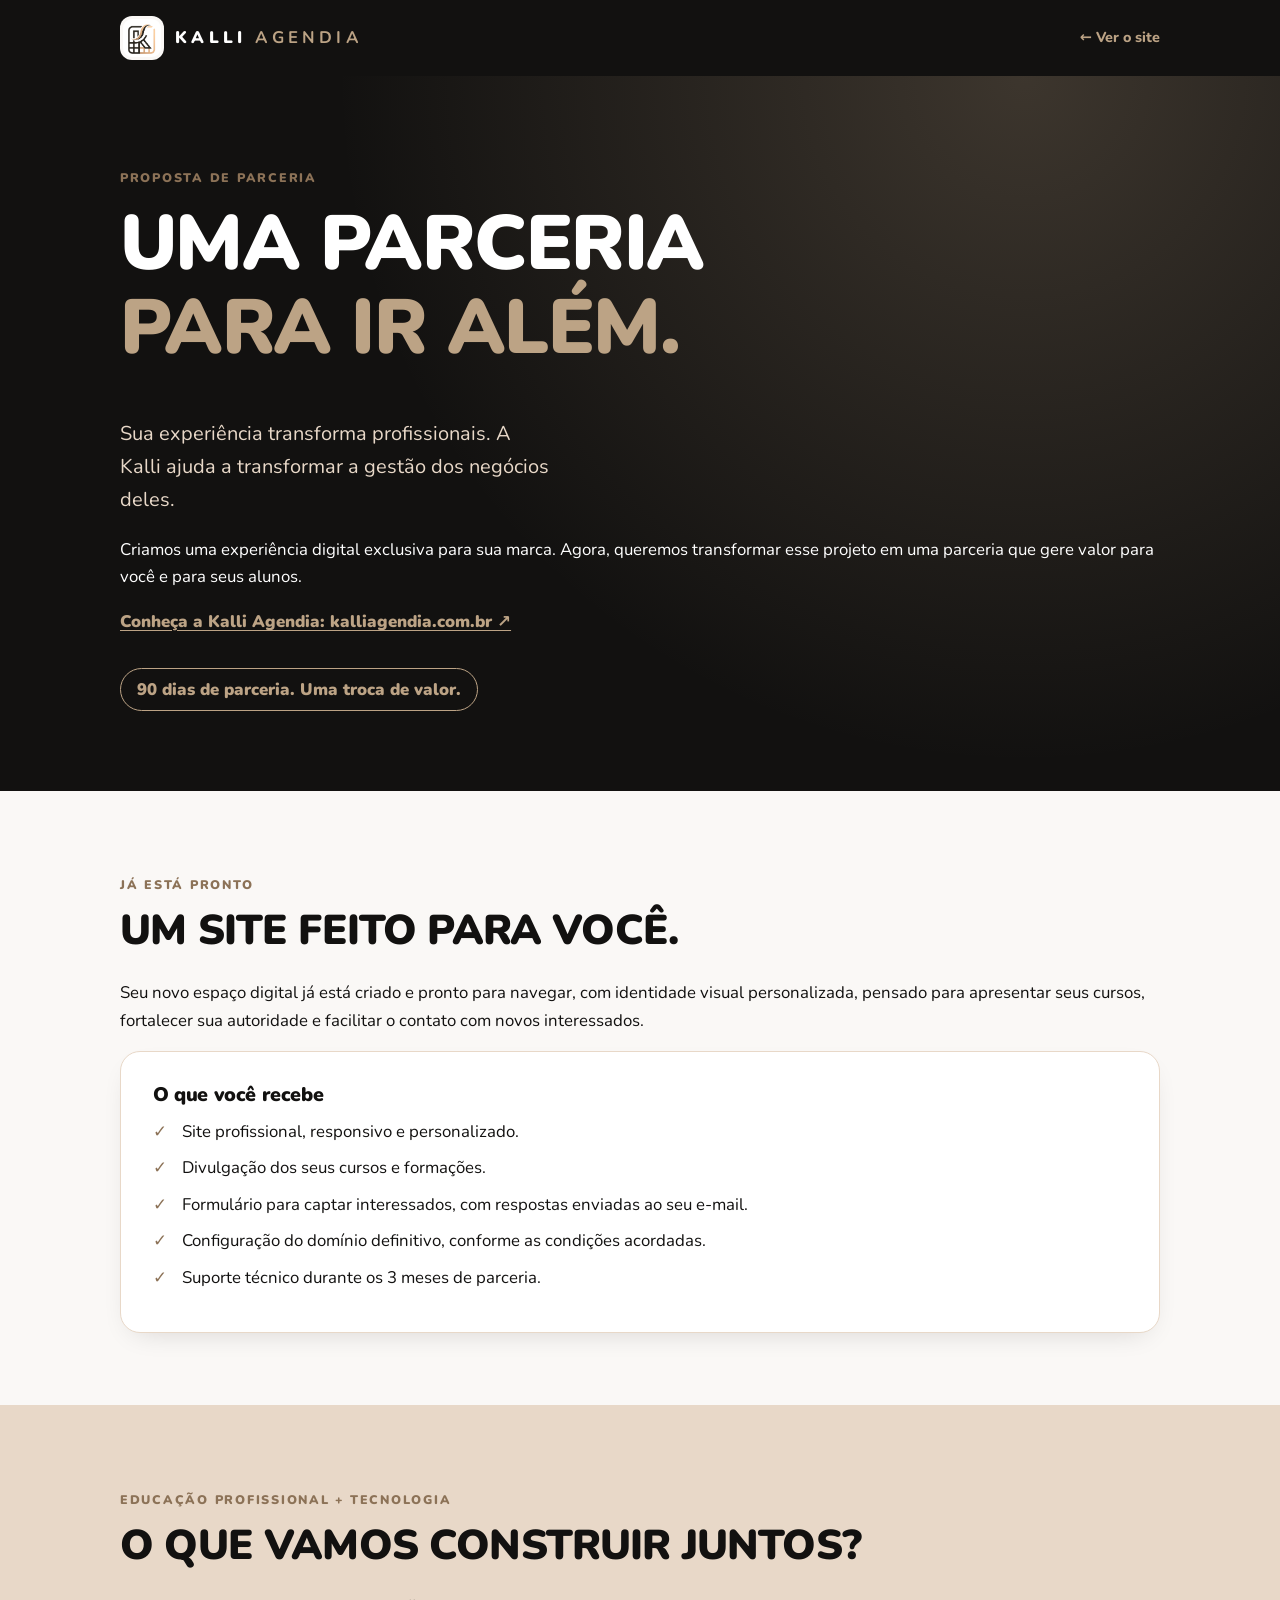
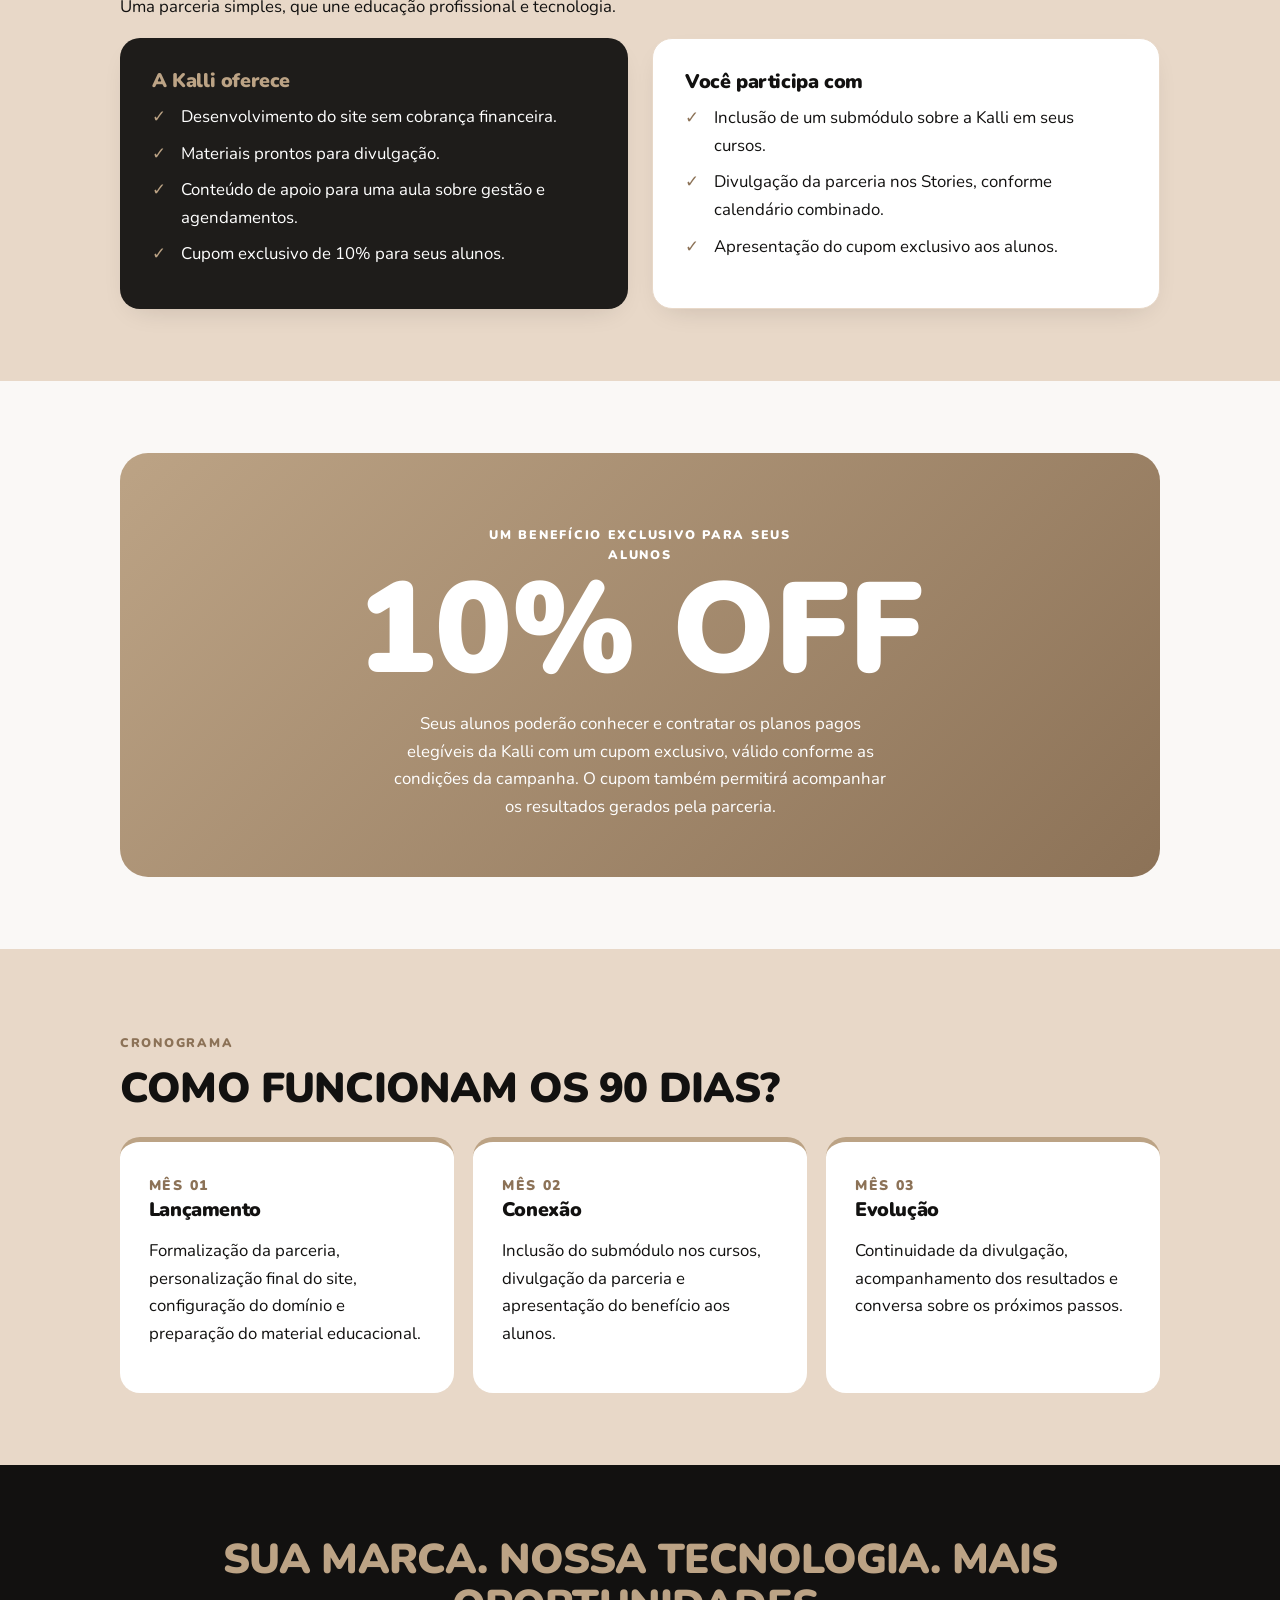
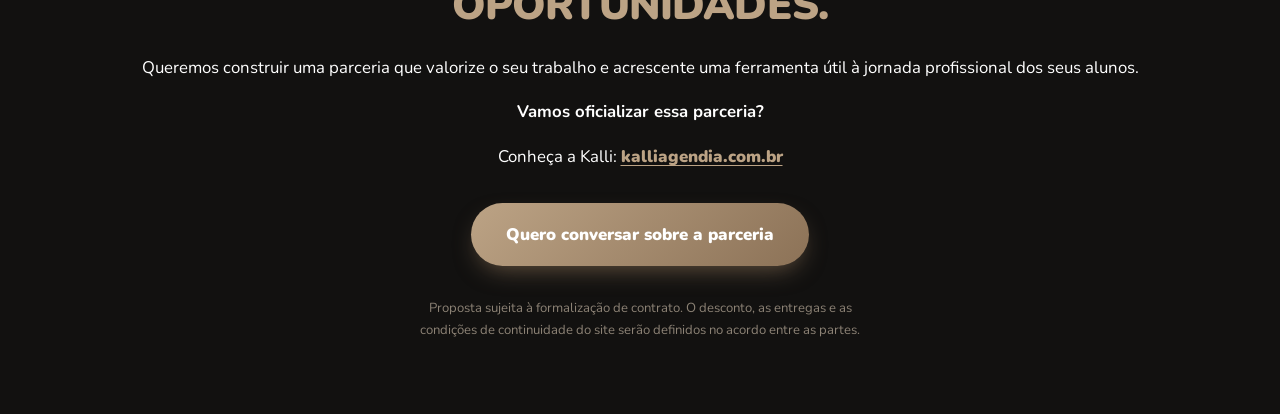
<file: karoll-tavares/parceria.html>
<!DOCTYPE html>
<html lang="pt-BR">
<head>
  <meta charset="utf-8">
  <meta name="viewport" content="width=device-width, initial-scale=1">
  <title>Parceria Kalli Agendia | Karoll Tavares</title>
  <meta name="description" content="90 dias de parceria entre Karoll Tavares e a Kalli Agendia: site sem custo e 10% OFF para as alunas.">
  <link rel="preconnect" href="https://fonts.googleapis.com">
  <link href="https://fonts.googleapis.com/css2?family=Nunito:wght@400;700;800;900&display=swap" rel="stylesheet">
  <link rel="stylesheet" href="css/parceria.css">
</head>
<body>
  <header class="top">
    <div class="wrap">
      <a class="logo" href="https://kalliagendia.com.br/" target="_blank" rel="noopener" aria-label="Kalli Agendia, abrir o site"><img src="assets/img/logo-kalli.png" width="44" height="44" alt="Logo Kalli Agendia"><span>KALLI <b>AGENDIA</b></span></a>
      <a class="back" href="index.html">← Ver o site</a>
    </div>
  </header>

  <section class="hero">
    <div class="wrap">
      <p class="eyebrow">Proposta de parceria</p>
      <h1>Uma parceria<br><span>para ir além.</span></h1>
      <p class="lead">Sua experiência transforma profissionais. A Kalli ajuda a transformar a gestão dos negócios deles.</p>
      <p>Criamos uma experiência digital exclusiva para sua marca. Agora, queremos transformar esse projeto em uma parceria que gere valor para você e para seus alunos.</p>
      <p><a class="klink" href="https://kalliagendia.com.br/" target="_blank" rel="noopener">Conheça a Kalli Agendia: kalliagendia.com.br ↗</a></p>
      <span class="pill">90 dias de parceria. Uma troca de valor.</span>
    </div>
  </section>

  <section>
    <div class="wrap">
      <p class="eyebrow">Já está pronto</p>
      <h2>Um site feito para você.</h2>
      <p>Seu novo espaço digital já está criado e pronto para navegar, com identidade visual personalizada, pensado para apresentar seus cursos, fortalecer sua autoridade e facilitar o contato com novos interessados.</p>
      <div class="card">
        <h3>O que você recebe</h3>
        <ul class="ck">
          <li>Site profissional, responsivo e personalizado.</li>
          <li>Divulgação dos seus cursos e formações.</li>
          <li>Formulário para captar interessados, com respostas enviadas ao seu e-mail.</li>
          <li>Configuração do domínio definitivo, conforme as condições acordadas.</li>
          <li>Suporte técnico durante os 3 meses de parceria.</li>
        </ul>
      </div>
    </div>
  </section>

  <section class="soft">
    <div class="wrap">
      <p class="eyebrow">Educação profissional + tecnologia</p>
      <h2>O que vamos construir juntos?</h2>
      <p>Uma parceria simples, que une educação profissional e tecnologia.</p>
      <div class="grid2">
        <div class="card dark">
          <h3>A Kalli oferece</h3>
          <ul class="ck">
            <li>Desenvolvimento do site sem cobrança financeira.</li>
            <li>Materiais prontos para divulgação.</li>
            <li>Conteúdo de apoio para uma aula sobre gestão e agendamentos.</li>
            <li>Cupom exclusivo de 10% para seus alunos.</li>
          </ul>
        </div>
        <div class="card">
          <h3>Você participa com</h3>
          <ul class="ck">
            <li>Inclusão de um submódulo sobre a Kalli em seus cursos.</li>
            <li>Divulgação da parceria nos Stories, conforme calendário combinado.</li>
            <li>Apresentação do cupom exclusivo aos alunos.</li>
          </ul>
        </div>
      </div>
    </div>
  </section>

  <section>
    <div class="wrap">
      <div class="off">
        <p class="eyebrow" style="color:#fff">Um benefício exclusivo para seus alunos</p>
        <strong>10% OFF</strong>
        <p>Seus alunos poderão conhecer e contratar os planos pagos elegíveis da Kalli com um cupom exclusivo, válido conforme as condições da campanha. O cupom também permitirá acompanhar os resultados gerados pela parceria.</p>
      </div>
    </div>
  </section>

  <section class="soft">
    <div class="wrap">
      <p class="eyebrow">Cronograma</p>
      <h2>Como funcionam os 90 dias?</h2>
      <div class="steps">
        <div class="step"><small>MÊS 01</small><h3>Lançamento</h3><p>Formalização da parceria, personalização final do site, configuração do domínio e preparação do material educacional.</p></div>
        <div class="step"><small>MÊS 02</small><h3>Conexão</h3><p>Inclusão do submódulo nos cursos, divulgação da parceria e apresentação do benefício aos alunos.</p></div>
        <div class="step"><small>MÊS 03</small><h3>Evolução</h3><p>Continuidade da divulgação, acompanhamento dos resultados e conversa sobre os próximos passos.</p></div>
      </div>
    </div>
  </section>

  <section class="final">
    <div class="wrap">
      <h2>Sua marca. Nossa tecnologia. Mais oportunidades.</h2>
      <p>Queremos construir uma parceria que valorize o seu trabalho e acrescente uma ferramenta útil à jornada profissional dos seus alunos.</p>
      <p><strong>Vamos oficializar essa parceria?</strong></p>
      <p>Conheça a Kalli: <a class="klink" href="https://kalliagendia.com.br/" target="_blank" rel="noopener">kalliagendia.com.br</a></p>
      <!-- TROQUE o href pelo WhatsApp/e-mail do time Kalli -->
      <a class="kalli-btn" href="https://kalliagendia.com.br/">Quero conversar sobre a parceria</a>
      <p class="fine">Proposta sujeita à formalização de contrato. O desconto, as entregas e as condições de continuidade do site serão definidos no acordo entre as partes.</p>
    </div>
  </section>
</body>
</html>
</file>
<file: gih-doliveira/css/style.css>
:root{--black:#100e0d;--coffee:#211914;--cream:#f3eee8;--cream-2:#eae1d8;--copper:#c79569;--copper-dark:#93613d;--ink:#221a16;--soft:#6a5b50;--line:#cdbfb3;--serif:Georgia,'Times New Roman',serif;--sans:Arial,Helvetica,sans-serif;--gutter:clamp(20px,5vw,36px)}
*,*::before,*::after{box-sizing:border-box}html{scroll-behavior:smooth;scroll-padding-top:80px}body{margin:0;color:var(--ink);background:var(--cream);font:400 16px/1.6 var(--sans);overflow-x:hidden}img{display:block;max-width:100%}a{color:inherit}button,input,select,textarea{font:inherit}button{cursor:pointer}h1,h2,h3,p,figure{margin:0}h1,h2,h3{font-family:var(--serif);font-weight:400;line-height:1}ul,ol{margin:0;padding:0;list-style:none}svg{width:20px;height:20px;flex:none}.svg-sprite{position:absolute;width:0;height:0;overflow:hidden}.container{width:min(100%,1312px);margin-inline:auto;padding-inline:var(--gutter)}.section{padding-block:clamp(72px,8vw,112px)}.eyebrow{font-size:.7rem;letter-spacing:.2em;font-weight:700;color:var(--copper-dark);text-transform:uppercase;margin-bottom:18px}.section-head{margin-bottom:34px}.section-head h2{font-size:clamp(2.5rem,5vw,4rem);text-transform:uppercase;letter-spacing:-.055em}.section-head>p,.split-head>p{color:var(--soft);font-size:.94rem;max-width:370px}.split-head{display:grid;gap:22px}.btn{display:inline-flex;align-items:center;justify-content:center;gap:20px;min-height:50px;padding:12px 24px;border:1px solid transparent;border-radius:999px;text-decoration:none;font-size:.81rem;font-weight:700;line-height:1.2;transition:background .2s,transform .2s,border-color .2s}.btn:hover{transform:translateY(-2px)}.btn-copper{background:var(--copper);color:#17100d}.btn-copper:hover{background:#dfaa7d}.btn-dark{background:var(--black);color:#fff}.btn-dark:hover{background:#38261d}.btn-small{min-height:44px;padding:10px 20px}.skip-link{position:absolute;z-index:200;top:-70px;left:16px;background:#fff;color:#111;padding:10px 16px}.skip-link:focus{top:10px}:focus-visible{outline:3px solid #d0834b;outline-offset:3px}

/* Header and navigation */
.site-header{position:sticky;z-index:100;top:0;background:var(--black);color:#f6ede4;border-bottom:1px solid #3a2c24}.site-header.is-scrolled{box-shadow:0 8px 22px #0005}.header-inner{min-height:76px;display:flex;justify-content:space-between;align-items:center;gap:20px}.brand{display:inline-flex;flex-direction:column;align-items:center;text-decoration:none;font:400 1.55rem/.94 var(--serif);text-transform:uppercase;letter-spacing:-.04em;white-space:nowrap}.brand small{font:700 .51rem/1.2 var(--sans);letter-spacing:.3em;color:var(--copper);margin-top:7px}.nav-toggle{display:block;border:0;background:transparent;color:#fff;width:48px;height:48px;padding:12px}.nav-toggle span{display:block;width:100%;height:2px;background:currentColor;margin:5px 0;transition:transform .2s,opacity .2s}.nav-toggle[aria-expanded=true] span:first-child{transform:translateY(7px) rotate(45deg)}.nav-toggle[aria-expanded=true] span:nth-child(2){opacity:0}.nav-toggle[aria-expanded=true] span:last-child{transform:translateY(-7px) rotate(-45deg)}.nav{position:fixed;inset:76px 0 auto;background:var(--black);padding:12px var(--gutter) 24px;display:flex;flex-direction:column;gap:20px;visibility:hidden;transform:translateY(-130%);transition:transform .25s,visibility .25s;border-bottom:1px solid #4b392e}.nav.is-open{visibility:visible;transform:none}.nav ul{display:flex;flex-direction:column}.nav li a{display:block;padding:14px 0;border-bottom:1px solid #3c2d25;text-decoration:none;font-size:.9rem}.nav li a:hover,.nav li a[aria-current=true]{color:var(--copper)}.nav .btn{align-self:flex-start}

/* Hero */
.hero{height:min(790px,calc(100svh - 76px));min-height:660px;position:relative;background:#0f0c0b;color:#f7f0e9;overflow:hidden}.hero-image{position:absolute;inset:0;width:100%;height:100%;object-fit:cover;object-position:40% 20%;filter:saturate(.65) contrast(1.12) brightness(.8)}.hero-shade{position:absolute;inset:0;background:linear-gradient(180deg,#0d0b0922 0%,#100d0b73 34%,#100d0bfa 75%)}.hero-inner{height:100%;position:relative;z-index:1;display:flex;align-items:flex-end;padding-bottom:94px}.hero-copy{width:min(100%,580px)}.hero .eyebrow{color:#d7a77d}.hero h1{font-size:clamp(3.6rem,12vw,5.6rem);text-transform:uppercase;letter-spacing:-.065em;margin-bottom:19px}.hero h1 em{font-style:normal;color:var(--copper)}.hero-lead{max-width:470px;font-size:.96rem;color:#eee0d5;margin-bottom:24px;line-height:1.65}.hero-rail{display:none}.hero-edition{position:absolute;bottom:24px;left:var(--gutter);z-index:1;color:#d9bd9f;font-size:.64rem;letter-spacing:.16em}.hero-seal{display:none}

/* Courses */
.courses-section{background:var(--cream)}.course-grid{display:grid;gap:16px}.course-card{display:block;position:relative;height:390px;overflow:hidden;border-radius:5px;background:#281d17;color:#fff;text-decoration:none}.course-card img{width:100%;height:100%;object-fit:cover;filter:saturate(.6) contrast(1.08);transition:transform .5s}.course-card:hover img{transform:scale(1.04)}.course-card::after{content:'';position:absolute;inset:0;background:linear-gradient(180deg,transparent 35%,#0b0908e6)}.course-type,.course-card h3,.circle-arrow{position:absolute;z-index:1}.course-type{left:23px;bottom:113px;font-size:.65rem;letter-spacing:.19em;font-weight:700;color:#f3c796}.course-card h3{left:23px;bottom:28px;font-size:clamp(1.55rem,3vw,2rem);text-transform:uppercase;letter-spacing:-.04em}.circle-arrow{right:21px;bottom:25px;width:40px;height:40px;border-radius:50%;display:grid;place-items:center;background:var(--copper);color:var(--black);font-size:1.25rem}.course-note{margin-top:26px;color:var(--soft);font-size:.85rem}.course-note a{color:#71452d;font-weight:700;text-underline-offset:4px}

/* Method */
.method-section{background:#15110f;color:#f5ebe3}.method-grid{display:grid;gap:36px}.method-copy .eyebrow{color:var(--copper)}.method-copy h2{font-size:clamp(2.9rem,5vw,4.3rem);text-transform:uppercase;letter-spacing:-.055em;margin-bottom:22px}.method-copy>p:not(.eyebrow){color:#d6c4b7;font-size:.94rem;max-width:430px;margin-bottom:26px}.method-photo{position:relative;max-width:470px;width:100%;margin:auto}.method-photo img{width:100%;height:450px;object-fit:cover;object-position:50% 30%;filter:saturate(.6)}.method-photo::before{content:'';position:absolute;inset:10px -10px -10px 10px;border:1px solid #8e6c53;pointer-events:none}.method-photo figcaption{position:absolute;bottom:26px;left:-14px;padding:12px 16px;background:var(--copper);color:#21160f;font:italic 1.35rem var(--serif);transform:rotate(-5deg)}.method-audience{border-left:1px solid #6a5040;padding-left:24px}.method-audience h3{font-size:1.55rem;text-transform:uppercase;margin-bottom:20px}.method-audience ol{counter-reset:a}.method-audience li{counter-increment:a;display:flex;gap:14px;padding:16px 0;border-top:1px solid #48382e;color:#d9c8bb;font-size:.85rem;line-height:1.5}.method-audience li::before{content:counter(a,decimal-leading-zero);font:italic 1.3rem var(--serif);color:var(--copper)}

/* Benefits */
.benefits-section{background:#f6f2ed}.benefit-grid{display:grid;gap:16px}.benefit-grid figure{position:relative;height:255px;overflow:hidden;border-radius:4px;background:var(--coffee)}.benefit-grid img{width:100%;height:100%;object-fit:cover;filter:saturate(.6)}.benefit-grid figure::after{content:'';position:absolute;inset:0;background:linear-gradient(transparent 40%,#100c0bd6)}.benefit-grid figcaption{position:absolute;z-index:1;bottom:19px;left:21px;color:#fff;font:400 1.4rem var(--serif);text-transform:uppercase;max-width:200px;line-height:1.05}

/* Real training */
.results-section{background:#17120f;color:#f3e9df}.results-section .eyebrow{color:var(--copper)}.results-section .split-head>p{color:#d2c0b3}.gallery{position:relative}.gallery-track{display:flex;gap:16px;overflow-x:auto;scroll-snap-type:x mandatory;scrollbar-width:thin;scrollbar-color:var(--copper) #2d201a}.gallery-track li{flex:0 0 min(78vw,480px);scroll-snap-align:start}.gallery-track figure{height:335px;position:relative;overflow:hidden}.gallery-track figure img{width:100%;height:100%;object-fit:cover;filter:saturate(.7)}.gallery-track figure::after{content:'';position:absolute;inset:0;background:linear-gradient(transparent 42%,#0c0908dc)}.gallery-track figcaption{position:absolute;bottom:21px;left:21px;right:21px;color:#fff;font-size:.75rem;line-height:1.4}.gallery-track figcaption strong{display:block;font:400 1.5rem var(--serif);text-transform:uppercase;margin-bottom:3px}.gallery-btn{display:none}.proof-points{display:grid;gap:10px;margin-top:29px;border-top:1px solid #544034;padding-top:23px;color:#d5c2b4;font-size:.75rem;letter-spacing:.05em;text-transform:uppercase}.proof-points span{font:italic 1.5rem var(--serif);color:var(--copper);margin-right:10px}

/* Contact */
.contact-section{background:var(--cream-2)}.contact-grid{display:grid;gap:40px}.contact-photo{position:relative;height:440px;overflow:hidden;background:#382920}.contact-photo img{width:100%;height:100%;object-fit:cover;object-position:50% 100%;filter:saturate(.65) brightness(.86)}.contact-photo::after{content:'';position:absolute;inset:0;background:linear-gradient(transparent 50%,#100c0bc7)}.contact-photo figcaption{position:absolute;z-index:1;bottom:28px;left:25px;right:25px;color:#fff;font:italic clamp(1.7rem,4vw,2.5rem)/1.1 var(--serif)}.contact-content h2{font-size:clamp(2.8rem,5vw,4.25rem);text-transform:uppercase;letter-spacing:-.055em;margin-bottom:16px}.contact-content>p:not(.eyebrow){font-size:.94rem;color:var(--soft);margin-bottom:26px}.form{display:grid;grid-template-columns:1fr;gap:14px}.field{display:flex;flex-direction:column;gap:6px}.field label{font-size:.76rem;font-weight:700;color:var(--ink)}.field label span{color:#8f3e27}.field label small{font-weight:400;color:var(--soft)}.field input,.field select,.field textarea{width:100%;min-height:48px;background:#fffaf4;border:1px solid #bda99a;border-radius:2px;padding:12px 13px;color:var(--ink);font-size:.92rem}.field textarea{min-height:88px;resize:vertical}.field input::placeholder,.field textarea::placeholder{color:#76695f;opacity:1}.field [aria-invalid=true]{border:2px solid #a9311d;background:#fff9f7}.error{font-size:.77rem;color:#a01e12}.error:empty{display:none}.form-footer{display:grid;gap:9px}.form-footer .btn{width:100%}.form-note{display:flex;align-items:start;gap:7px;color:#554840;font-size:.73rem;line-height:1.4}.form-note svg{width:15px;height:15px}.form-status{font-size:.8rem;font-weight:700;color:#1b6731}.form-status:empty{display:none}

/* FAQ and footer */
.faq-section{background:#f6f2ed}.faq-grid{display:grid;gap:25px}.faq-grid h2{font-size:clamp(2.5rem,5vw,3.6rem);text-transform:uppercase;letter-spacing:-.05em}.faq{border-bottom:1px solid #c6b6a9}.faq summary{list-style:none;cursor:pointer;position:relative;padding:21px 36px 21px 0;font:400 1.2rem var(--serif);min-height:60px}.faq summary::-webkit-details-marker{display:none}.faq summary::after{content:'+';position:absolute;right:2px;top:19px;font:400 1.6rem var(--sans);color:#754a31}.faq[open] summary::after{content:'−'}.faq p{color:var(--soft);font-size:.9rem;padding-bottom:18px}.site-footer{background:var(--black);color:#ead9cc;padding-block:34px}.footer-inner{display:flex;flex-wrap:wrap;align-items:center;justify-content:space-between;gap:22px}.footer-links{display:flex;gap:18px;flex-wrap:wrap}.footer-links a{display:inline-flex;align-items:center;gap:7px;min-height:44px;text-decoration:none;font-size:.85rem}.footer-links a:hover{color:var(--copper)}.footer-inner>p{color:#ac9585;font-size:.75rem;width:100%}

@media(min-width:640px){.course-grid,.benefit-grid{grid-template-columns:repeat(2,1fr)}.form{grid-template-columns:repeat(2,1fr)}.field-full,.form-footer{grid-column:1/-1}.proof-points{grid-template-columns:repeat(3,1fr)}}
@media(min-width:900px){.header-inner{min-height:88px}.nav-toggle{display:none}.nav{position:static;visibility:visible;transform:none;padding:0;border:0;flex-direction:row;background:transparent}.nav ul{flex-direction:row;align-items:center;gap:29px}.nav li a{border:0;padding:10px 0;font-size:.75rem}.hero{height:755px;min-height:0}.hero-image{width:60%;object-position:50% 31%}.hero-shade{background:linear-gradient(90deg,#0c09080a 0%,#0c09085a 42%,#100d0bf2 66%,#100d0b 100%)}.hero-inner{align-items:center;justify-content:flex-end;padding-bottom:0}.hero-copy{width:555px}.hero h1{font-size:clamp(4.3rem,6.2vw,5.8rem)}.hero-rail{display:block;position:absolute;z-index:1;top:145px;left:28px;writing-mode:vertical-rl;transform:rotate(180deg);font-size:.62rem;letter-spacing:.23em;color:#dcc4ae}.hero-edition{left:max(calc((100vw - 1240px)/2),var(--gutter));bottom:33px}.hero-seal{display:grid;position:absolute;right:6%;bottom:35px;width:84px;height:84px;border:1px solid #94745a;border-radius:50%;place-items:center;text-align:center;transform:rotate(-12deg);color:var(--copper);font:italic 1.3rem/.9 var(--serif)}.split-head{grid-template-columns:1fr 370px;align-items:end}.course-grid,.benefit-grid{grid-template-columns:repeat(3,1fr)}.course-card{height:430px}.method-grid{grid-template-columns:1fr 1.1fr .85fr;align-items:center;gap:34px}.method-photo img{height:500px}.benefit-grid figure{height:290px}.gallery-track li{flex-basis:calc(62% - 8px)}.gallery-track figure{height:390px}.gallery-btn{display:grid;place-items:center;position:absolute;z-index:3;top:calc(50% - 22px);width:44px;height:44px;border:0;border-radius:50%;background:var(--copper);color:#111;font-size:1.7rem}.gallery-btn.prev{left:-18px}.gallery-btn.next{right:-18px}.gallery-btn:disabled{opacity:.35;cursor:default}.contact-grid{grid-template-columns:1fr 1fr;align-items:center;gap:65px}.contact-photo{height:540px}.faq-grid{grid-template-columns:.85fr 1.15fr;gap:70px}}
@media(min-width:1200px){.method-grid{grid-template-columns:370px 435px 1fr;gap:40px}.gallery-track li{flex-basis:calc(62% - 8px)}}
@media(max-width:390px){.hero h1{font-size:3.45rem}.brand{font-size:1.35rem}.method-photo figcaption{font-size:1.1rem}.course-card{height:350px}}
@media(prefers-reduced-motion:reduce){html{scroll-behavior:auto}*,*::before,*::after{transition-duration:.01ms!important;animation-duration:.01ms!important}}
</file>
<file: karoll-tavares/css/style.css>
/* =========================================================
   Karoll Tavares — Instrutora & Nail Designer
   Paleta tirada das fotos reais: mármore claro, nude do blazer,
   dourado do espaço e o café escuro dos detalhes.
   ========================================================= */

:root {
  --ivory: #fbf7f3;
  --sand: #f3ebe3;
  --nude: #e9d6cb;
  --nude-deep: #d9bfb1;
  --rose: #a4505e;        /* botão principal — contraste 5.6:1 com branco */
  --rose-dark: #8a3f4c;
  --gold: #b08a55;
  --espresso: #2a1d1a;
  --espresso-2: #3a2a25;
  --ink: #2e2421;
  --muted: #6e5f59;
  --line: #e6dbd2;
  --white: #fff;

  --serif: "Playfair Display", Georgia, serif;
  --sans: "DM Sans", system-ui, -apple-system, "Segoe UI", sans-serif;
  --script: "Pinyon Script", cursive;

  --radius: 14px;
  --radius-sm: 10px;
  --shadow: 0 10px 30px -12px rgba(42, 29, 26, .18);
  --container: 1160px;
  --header-h: 72px;
}

*, *::before, *::after { box-sizing: border-box; }
html { scroll-behavior: smooth; scroll-padding-top: calc(var(--header-h) + 8px); }
@media (prefers-reduced-motion: reduce) { html { scroll-behavior: auto; } * { transition: none !important; animation: none !important; } }

body {
  margin: 0;
  font-family: var(--sans);
  font-size: 1.0625rem;
  line-height: 1.65;
  color: var(--ink);
  background: var(--ivory);
  -webkit-font-smoothing: antialiased;
}
img { display: block; max-width: 100%; height: auto; }
a { color: inherit; }
h1, h2, h3 { font-family: var(--serif); font-weight: 400; line-height: 1.12; margin: 0 0 .5em; letter-spacing: -.01em; }
h1 em, h2 em { font-style: italic; color: var(--rose); }
p { margin: 0 0 1em; }

.container { width: min(100% - 32px, var(--container)); margin-inline: auto; }
.narrow { max-width: 760px; }
.center { text-align: center; }

.skip-link { position: absolute; left: -9999px; top: 8px; z-index: 100; background: var(--espresso); color: #fff; padding: 10px 16px; border-radius: 8px; }
.skip-link:focus { left: 8px; }
:focus-visible { outline: 3px solid var(--gold); outline-offset: 3px; border-radius: 4px; }

.eyebrow {
  font-size: .75rem; font-weight: 600; letter-spacing: .18em; text-transform: uppercase;
  color: var(--rose); margin-bottom: .9rem;
}

/* ---------- Botões ---------- */
.btn {
  display: inline-flex; align-items: center; justify-content: center; gap: .55rem;
  min-height: 48px; padding: .8rem 1.4rem; border-radius: 999px;
  font: 600 .95rem/1 var(--sans); text-decoration: none; cursor: pointer;
  border: 1.5px solid transparent; transition: background .2s, color .2s, border-color .2s, transform .2s;
}
.btn svg { width: 20px; height: 20px; flex: none; }
.btn:hover { transform: translateY(-1px); }
.btn-primary { background: var(--rose); color: #fff; }
.btn-primary:hover { background: var(--rose-dark); }
.btn-ghost { border-color: var(--rose); color: var(--rose); background: transparent; }
.btn-ghost:hover { background: var(--rose); color: #fff; }
.btn-light { border-color: rgba(255,255,255,.5); color: #fff; }
.btn-light:hover { background: #fff; color: var(--espresso); }
.btn-sm { min-height: 42px; padding: .6rem 1.1rem; font-size: .88rem; }
.btn-block { width: 100%; }

/* ---------- Cabeçalho ---------- */
.site-header {
  position: sticky; top: 0; z-index: 50; height: var(--header-h);
  background: rgba(251, 247, 243, .9); backdrop-filter: blur(10px);
  border-bottom: 1px solid transparent; transition: border-color .2s, box-shadow .2s;
}
.site-header.is-scrolled { border-color: var(--line); box-shadow: 0 4px 20px -14px rgba(42,29,26,.4); }
.header-inner { height: 100%; display: flex; align-items: center; justify-content: space-between; gap: 1rem; }

.brand { text-decoration: none; display: flex; flex-direction: column; line-height: 1; }
.brand-name { font-family: var(--script); font-size: 2rem; color: var(--espresso); }
.brand-tag { font-size: .6rem; font-weight: 600; letter-spacing: .2em; text-transform: uppercase; color: var(--muted); margin-top: 2px; }

.nav { display: flex; align-items: center; gap: 2rem; }
.nav ul { display: flex; gap: 1.6rem; list-style: none; margin: 0; padding: 0; }
.nav ul a { text-decoration: none; font-size: .92rem; color: var(--ink); padding: .4rem 0; position: relative; }
.nav ul a::after { content: ""; position: absolute; left: 0; right: 100%; bottom: 0; height: 1.5px; background: var(--rose); transition: right .25s; }
.nav ul a:hover::after, .nav ul a[aria-current="true"]::after { right: 0; }

.nav-toggle { display: none; width: 44px; height: 44px; border: 0; background: transparent; cursor: pointer; padding: 10px; }
.nav-toggle span { display: block; height: 2px; background: var(--espresso); margin: 5px 0; transition: transform .25s, opacity .25s; }
.nav-toggle[aria-expanded="true"] span:nth-child(1) { transform: translateY(7px) rotate(45deg); }
.nav-toggle[aria-expanded="true"] span:nth-child(2) { opacity: 0; }
.nav-toggle[aria-expanded="true"] span:nth-child(3) { transform: translateY(-7px) rotate(-45deg); }

/* ---------- Hero ---------- */
.site-header:not(.is-scrolled) { background: transparent; backdrop-filter: none; }
.hero {
  position: relative; overflow: hidden; isolation: isolate;
  margin-top: calc(-1 * var(--header-h)); padding-top: var(--header-h);
  background:
    radial-gradient(60% 80% at 22% 70%, #e7cfc3 0%, rgba(231,207,195,0) 70%),
    linear-gradient(115deg, #efe1d8 0%, #f8f1ec 48%, #f3e7df 100%);
}
.hero-bg { position: absolute; inset: 0; z-index: -1; pointer-events: none; }
.hero-nails {
  position: absolute; top: 0; right: 0; bottom: 0; width: 36%;
  background: url("../assets/img/unhas-francesinha.jpg") 40% 50% / cover no-repeat;
  -webkit-mask-image: linear-gradient(90deg, transparent 0%, rgba(0,0,0,.18) 40%, #000 88%);
          mask-image: linear-gradient(90deg, transparent 0%, rgba(0,0,0,.18) 40%, #000 88%);
  opacity: .9;
}
.hero-nails::after { content: ""; position: absolute; inset: 0; background: linear-gradient(180deg, rgba(248,241,236,.25), rgba(233,214,203,.35)); }


.hero-grid {
  position: relative; width: min(100% - 32px, 1240px);
  display: grid; grid-template-columns: 130px minmax(300px, 430px) 1fr; gap: 2rem;
  min-height: min(760px, calc(100vh - 20px)); align-items: end;
}

.hero-stats { list-style: none; margin: 0; padding: 0 0 7.5rem; align-self: center; display: flex; flex-direction: column; gap: 1.6rem; position: relative; z-index: 2; }
.hero-stats li { display: flex; flex-direction: column; padding-bottom: 1.4rem; border-bottom: 1px solid rgba(164,80,94,.25); }
.hero-stats li:last-child { border-bottom: 0; padding-bottom: 0; }
.hero-stats strong { font-family: var(--serif); font-weight: 400; font-size: 2.3rem; line-height: 1; color: var(--espresso); }
.hero-stats span { font-size: .68rem; font-weight: 600; letter-spacing: .14em; text-transform: uppercase; color: var(--muted); margin-top: .45rem; line-height: 1.45; }

.hero-figure { position: relative; margin: 0; height: 100%; display: flex; align-items: flex-end; justify-content: center; }
.hero-figure picture { position: relative; z-index: 1; width: 100%; height: min(680px, 88vh); overflow: hidden;
  -webkit-mask-image: linear-gradient(180deg, #000 78%, transparent 100%); mask-image: linear-gradient(180deg, #000 78%, transparent 100%); }
.hero-figure picture img { width: auto; height: 128%; max-width: none; margin-inline: auto; object-fit: contain; object-position: top;
 }
.hero-halo { position: absolute; z-index: 0; left: 50%; top: 9%; width: 108%; aspect-ratio: 1; transform: translateX(-50%); border-radius: 50%;
  background: radial-gradient(circle at 50% 45%, #f7ece5 0%, #e6cbbd 70%); }
.hero-halo::after { content: ""; position: absolute; inset: -14px; border-radius: 50%; border: 1px solid rgba(176,138,85,.55); }
.hero-badge {
  position: absolute; z-index: 2; right: -2.5rem; bottom: 12%;
  display: flex; align-items: center; gap: .75rem; max-width: 250px;
  background: rgba(255,255,255,.92); backdrop-filter: blur(6px);
  padding: .6rem .9rem .6rem .6rem; border-radius: 16px; box-shadow: var(--shadow);
  font-size: .8rem; line-height: 1.35; color: var(--muted);
}
.hero-badge img { width: 52px; height: 52px; object-fit: cover; border-radius: 12px; flex: none; }
.hero-badge b { display: block; color: var(--espresso); font-size: .86rem; }

.hero-copy { align-self: center; padding: 3rem 0 7.5rem; position: relative; z-index: 2; max-width: 560px; }
.hero-copy .eyebrow { display: flex; align-items: center; gap: .8rem; }
.eyebrow-line { width: 36px; height: 1px; background: currentColor; }
.hero h1 { font-size: clamp(2.8rem, 5.4vw, 5rem); line-height: 1.02; margin-bottom: .45em; }
.hero h1 em { display: block; font-weight: 400; }
.lead { font-size: 1.15rem; color: var(--muted); max-width: 36ch; }
.hero-actions { display: flex; flex-wrap: wrap; gap: .8rem; margin: 2rem 0 1.4rem; }
.hero-actions .btn-ghost { background: rgba(255,255,255,.55); }
.hero-note { display: flex; align-items: center; gap: .45rem; font-size: .86rem; color: var(--muted); margin: 0; }
.hero-note svg { width: 18px; height: 18px; color: var(--rose); }

.hero-script {
  position: absolute; z-index: 2; right: 0; bottom: 19%; margin: 0;
  display: flex; flex-direction: column; align-items: flex-end;
  font-family: var(--script); font-size: 2rem; line-height: 1.12; color: var(--rose);
  transform: rotate(-12deg); text-shadow: 0 1px 12px rgba(255,255,255,.9);
}
.hero-script span:nth-child(2) { margin-right: 1.2rem; }
.hero-script span:nth-child(3) { margin-right: 2.4rem; }
.hero-script svg { width: 34px; height: 30px; margin: .3rem 3.4rem 0 0; color: var(--rose); }

/* ---------- Faixa de confiança ---------- */
.trust { position: relative; z-index: 3; margin-top: -4.2rem; }
.trust-list { list-style: none; margin-block: 0; padding: 1.5rem 2rem; display: grid; grid-template-columns: repeat(4, 1fr); gap: 1.4rem; background: var(--white); border-radius: 18px; box-shadow: 0 18px 40px -20px rgba(42,29,26,.28); }
.trust + .section { padding-top: 5rem; }
.trust-list li { display: flex; align-items: center; gap: .8rem; font-size: .9rem; color: var(--muted); line-height: 1.35; }
.trust-list b { color: var(--ink); font-weight: 600; }
.trust-list svg { width: 30px; height: 30px; flex: none; color: var(--rose); }

/* ---------- Seções ---------- */
.section { padding: 6rem 0; }
.section h2 { font-size: clamp(2rem, 3.8vw, 3rem); }
.section-head { display: grid; grid-template-columns: 1fr 1fr; gap: 2rem; align-items: end; margin-bottom: 3rem; }
.section-head h2 { margin: 0; max-width: 16ch; }
.section-intro { color: var(--muted); margin: 0; max-width: 46ch; justify-self: end; }
.section-soft { background: var(--sand); }
.section-dark { background: var(--espresso); color: #efe5de; }
.section-dark h2 { color: #fff; }
.section-dark h2 em { color: var(--nude-deep); }
.section-dark .eyebrow { color: var(--nude-deep); }

/* ---------- Cursos ---------- */
.cards { display: grid; grid-template-columns: repeat(4, 1fr); gap: 1.4rem; }
.card { background: var(--white); border-radius: var(--radius); overflow: hidden; box-shadow: var(--shadow); display: flex; flex-direction: column; transition: transform .25s; }
.card:hover { transform: translateY(-4px); }
.card-media { position: relative; }
.card-media img { width: 100%; aspect-ratio: 1; object-fit: cover; }
.badge { position: absolute; top: 12px; left: 12px; background: rgba(255,255,255,.92); color: var(--espresso); font-size: .72rem; font-weight: 600; padding: .3rem .7rem; border-radius: 999px; }
.card-body { padding: 1.3rem 1.3rem 1.5rem; display: flex; flex-direction: column; flex: 1; }
.card h3 { font-size: 1.35rem; }
.card p { font-size: .94rem; color: var(--muted); flex: 1; }
.card-link { font-weight: 600; font-size: .92rem; color: var(--rose); text-decoration: none; display: inline-flex; gap: .4rem; min-height: 44px; align-items: center; }
.card-link:hover { text-decoration: underline; text-underline-offset: 4px; }

/* ---------- Sobre ---------- */
.about-grid { display: grid; grid-template-columns: 1fr 1fr; gap: 4rem; align-items: center; }
.about-main { width: 100%; aspect-ratio: 1; object-fit: cover; border-radius: var(--radius); }
.about-thumbs { display: grid; grid-template-columns: repeat(3, 1fr); gap: .8rem; margin-top: .8rem; }
.about-thumbs img { width: 100%; aspect-ratio: 1; object-fit: cover; border-radius: var(--radius-sm); }
.about-copy p { color: #d8cbc3; max-width: 46ch; }
.pull { font-family: var(--serif); font-style: italic; font-size: 1.5rem; color: #fff; border-left: 2px solid var(--gold); margin: 1.8rem 0 2rem; padding: .2rem 0 .2rem 1.2rem; }

/* ---------- Espaço ---------- */
.space-grid { display: grid; grid-template-columns: .9fr 1.1fr; gap: 4rem; align-items: center; }
.space-copy p { color: var(--muted); max-width: 44ch; }
.checks { list-style: none; padding: 0; margin: 1.4rem 0 2rem; }
.checks li { padding-left: 1.8rem; position: relative; margin-bottom: .6rem; }
.checks li::before { content: ""; position: absolute; left: 0; top: .5em; width: 1rem; height: .55rem; border-left: 2px solid var(--gold); border-bottom: 2px solid var(--gold); transform: rotate(-45deg); }
.space-photo { margin: 0; position: relative; }
.space-photo img { width: 100%; aspect-ratio: 5 / 4; object-fit: cover; border-radius: var(--radius); box-shadow: var(--shadow); }
.space-photo figcaption { position: absolute; left: 1.2rem; right: 1.2rem; bottom: 1.2rem; background: rgba(42,29,26,.82); color: #fff; font-family: var(--serif); font-style: italic; font-size: 1.05rem; padding: 1rem 1.2rem; border-radius: var(--radius-sm); }

/* ---------- Alunas ---------- */
.students { display: grid; grid-template-columns: 2fr 1fr 1fr; grid-auto-rows: 340px; gap: 1rem; }
.students-main { margin: 0; grid-row: span 2; }
.students-main img { object-position: 50% 0; }
.students img { width: 100%; height: 100%; object-fit: cover; object-position: 50% 0; border-radius: var(--radius); }
.students > img:last-child { grid-column: span 2; object-position: 50% 0; }
.quotes { display: grid; grid-template-columns: repeat(4, 1fr); gap: 1rem; margin-top: 2rem; }
.quotes blockquote { margin: 0; background: var(--white); border-radius: var(--radius); padding: 1.4rem; box-shadow: var(--shadow); display: flex; flex-direction: column; justify-content: space-between; }
.quotes p { font-family: var(--serif); font-size: 1.05rem; line-height: 1.45; }
.quotes cite { font-style: normal; font-size: .8rem; color: var(--muted); }

/* ---------- Inscrição ---------- */
.signup { background: linear-gradient(180deg, var(--ivory), var(--nude) 140%); }
.signup-grid { display: grid; grid-template-columns: .9fr 1.1fr; gap: 4rem; align-items: start; }
.signup-copy p { color: var(--muted); max-width: 40ch; }
.steps { list-style: none; counter-reset: s; padding: 0; margin: 2rem 0 0; }
.steps li { counter-increment: s; display: flex; align-items: center; gap: 1rem; margin-bottom: 1rem; }
.steps li span b { font-weight: 600; }
.steps li::before { content: counter(s); width: 36px; height: 36px; border-radius: 50%; display: grid; place-items: center; border: 1.5px solid var(--rose); color: var(--rose); font-weight: 600; flex: none; }

.form { background: var(--white); border-radius: 20px; padding: 2rem; box-shadow: var(--shadow); display: grid; grid-template-columns: 1fr 1fr; gap: 1rem 1.2rem; }
.field { display: flex; flex-direction: column; gap: .35rem; border: 0; padding: 0; margin: 0; min-width: 0; }
.field.full { grid-column: 1 / -1; }
.form label, .form legend { font-size: .88rem; font-weight: 600; color: var(--ink); padding: 0; }
.opt { font-weight: 400; color: var(--muted); }
.form input[type="text"], .form input[type="tel"], .form select, .form textarea {
  font: inherit; font-size: 1rem; color: var(--ink); width: 100%;
  min-height: 48px; padding: .7rem .9rem; border: 1.5px solid var(--line); border-radius: var(--radius-sm); background: var(--ivory);
  transition: border-color .2s, background .2s;
}
.form textarea { resize: vertical; min-height: 88px; }
.form input:focus, .form select:focus, .form textarea:focus { border-color: var(--rose); background: #fff; outline: none; box-shadow: 0 0 0 3px rgba(164,80,94,.15); }
.form [aria-invalid="true"] { border-color: #b3261e; background: #fff7f6; }
.field-error { margin: 0; min-height: 0; font-size: .82rem; color: #b3261e; }
.field-error:not(:empty)::before { content: "⚠ "; }

.chips { display: flex; flex-wrap: wrap; gap: .6rem; margin-top: .2rem; }
.chip { position: relative; cursor: pointer; }
.chip input { position: absolute; opacity: 0; inset: 0; }
.chip span { display: inline-flex; align-items: center; min-height: 44px; padding: .5rem 1rem; border: 1.5px solid var(--line); border-radius: 999px; font-size: .92rem; font-weight: 500; transition: all .2s; }
.chip input:checked + span { border-color: var(--rose); background: rgba(164,80,94,.08); color: var(--rose-dark); }
.chip input:focus-visible + span { outline: 3px solid var(--gold); outline-offset: 2px; }

.form .btn-block { grid-column: span 2; margin-top: .4rem; }
.form-note { grid-column: span 2; display: flex; align-items: center; gap: .5rem; font-size: .8rem; color: var(--muted); margin: 0; }
.form-note svg { width: 16px; height: 16px; flex: none; }

/* ---------- Dúvidas ---------- */
.faq { margin-top: 2.4rem; border-top: 1px solid var(--line); }
.faq details { border-bottom: 1px solid var(--line); }
.faq summary { list-style: none; cursor: pointer; padding: 1.3rem 2.5rem 1.3rem 0; font-weight: 600; position: relative; }
.faq summary::-webkit-details-marker { display: none; }
.faq summary::after { content: "+"; position: absolute; right: .4rem; top: 50%; transform: translateY(-50%); font-size: 1.5rem; font-weight: 400; color: var(--rose); transition: transform .2s; }
.faq details[open] summary::after { transform: translateY(-50%) rotate(45deg); }
.faq details p { color: var(--muted); padding-bottom: 1.2rem; margin: 0; max-width: 60ch; }

/* ---------- CTA final ---------- */
.cta-final { background: linear-gradient(100deg, rgba(42,29,26,.94) 30%, rgba(42,29,26,.7)), url("../assets/img/unhas-francesinha.jpg") center / cover; color: #fff; padding: 5rem 0; }
.cta-inner { display: flex; align-items: center; justify-content: space-between; gap: 2rem; flex-wrap: wrap; }
.cta-final h2 { font-size: clamp(1.9rem, 3.4vw, 2.8rem); max-width: 22ch; margin: 0; }
.cta-final h2 em { color: var(--nude-deep); }
.cta-final .eyebrow { color: var(--nude-deep); }

/* ---------- Rodapé ---------- */
.site-footer { background: var(--ivory); padding: 3rem 0 1.5rem; border-top: 1px solid var(--line); }
.footer-inner { display: flex; align-items: center; justify-content: space-between; gap: 1.5rem; flex-wrap: wrap; }
.footer-nav { display: flex; flex-wrap: wrap; gap: .4rem 1.4rem; list-style: none; padding: 0; margin: 0; }
.footer-nav a { text-decoration: none; font-size: .9rem; color: var(--muted); }
.footer-nav a:hover { color: var(--rose); }
.social { display: flex; gap: .6rem; }
.social a { width: 44px; height: 44px; display: grid; place-items: center; border-radius: 50%; border: 1px solid var(--line); color: var(--espresso); }
.social a:hover { background: var(--espresso); color: #fff; }
.social svg { width: 20px; height: 20px; }
.copy { text-align: center; font-size: .8rem; color: var(--muted); margin: 2rem 0 0; }

/* ---------- Botão flutuante ---------- */
.fab { position: fixed; right: 16px; bottom: 16px; z-index: 40; width: 56px; height: 56px; border-radius: 50%; display: none; place-items: center; background: #25d366; color: #fff; box-shadow: 0 8px 24px -6px rgba(0,0,0,.35); }
.fab svg { width: 28px; height: 28px; }

/* ---------- Animação de entrada ---------- */
.reveal { opacity: 0; transform: translateY(18px); transition: opacity .6s ease, transform .6s ease; }
.reveal.is-visible { opacity: 1; transform: none; }

/* =================== Responsivo =================== */
@media (max-width: 1180px) {
  .hero-grid { grid-template-columns: 110px minmax(260px, 360px) 1fr; gap: 1.4rem; }
  .hero-script { font-size: 1.6rem; bottom: 17%; }
  .hero-badge { right: -.5rem; }
}
@media (max-width: 1024px) {
  .cards { grid-template-columns: repeat(2, 1fr); }
  .quotes { grid-template-columns: repeat(2, 1fr); }
  .trust-list { grid-template-columns: repeat(2, 1fr); }
}

@media (max-width: 860px) {
  :root { --header-h: 64px; }
  .site-header:not(.is-scrolled) { background: rgba(251,247,243,.7); backdrop-filter: blur(8px); }
  .hero-grid { grid-template-columns: 1fr; min-height: 0; gap: 0; }
  .hero-copy { order: 1; padding: 2.2rem 0 1.5rem; }
  .hero-figure { order: 2; height: auto; }
  .hero-figure picture { height: 440px; width: 100%; }
  .hero-halo { width: min(92%, 380px); top: 4%; }
  .hero-stats { order: 3; flex-direction: row; justify-content: space-between; gap: .5rem; padding: 1.2rem 0 6rem; margin-top: -1.5rem;
    background: transparent; }
  .hero-stats li { border-bottom: 0; padding: 0 0 0 .8rem; border-left: 1px solid rgba(164,80,94,.3); flex: 1; }
  .hero-stats li:first-child { border-left: 0; padding-left: 0; }
  .hero-stats strong { font-size: 1.6rem; }
  .hero-stats span { font-size: .6rem; letter-spacing: .1em; }
  .hero-nails { width: 70%; top: auto; height: 520px; bottom: 140px; opacity: .55; }
  .hero-script { bottom: 210px; right: 2%; font-size: 1.3rem; }
  .eyebrow-line { display: none; }
  .hero-script svg { width: 24px; height: 22px; margin-right: 2.6rem; }
  .hero-badge { right: 0; bottom: 14%; max-width: 210px; }
  .nav-toggle { display: block; }
  .nav {
    position: fixed; inset: var(--header-h) 0 auto 0; background: var(--ivory);
    flex-direction: column; align-items: stretch; gap: 1rem; padding: 1.2rem 16px 1.6rem;
    border-bottom: 1px solid var(--line); box-shadow: 0 20px 30px -20px rgba(42,29,26,.3);
    transform: translateY(-8px); opacity: 0; visibility: hidden; transition: all .25s;
  }
  .nav.is-open { transform: none; opacity: 1; visibility: visible; }
  .nav ul { flex-direction: column; gap: 0; }
  .nav ul a { display: block; padding: .85rem 0; font-size: 1.05rem; border-bottom: 1px solid var(--line); }
  .nav ul a::after { display: none; }


  .section { padding: 4.2rem 0; }
  .section-head { grid-template-columns: 1fr; margin-bottom: 2rem; }
  .section-intro { justify-self: start; }
  .about-grid, .space-grid, .signup-grid { grid-template-columns: 1fr; gap: 2.4rem; }
  .space-photo { order: -1; }
  .students { grid-template-columns: 1fr 1fr; grid-auto-rows: 240px; }
  .students-main { grid-column: span 2; grid-row: span 2; }
  .fab { display: grid; }
}

@media (max-width: 560px) {
  body { font-size: 1rem; }
  .cards, .quotes, .trust-list { grid-template-columns: 1fr; }
  .hero-actions .btn { flex: 1 1 100%; }
  .trust-list { padding: 1.2rem 1.2rem; gap: 1rem; }
  .hero-script { display: none; }
  .form { grid-template-columns: 1fr; padding: 1.4rem; }
  .field, .form .btn-block, .form-note { grid-column: 1 / -1; }
  .cta-inner .btn { width: 100%; }
  .footer-inner { flex-direction: column; text-align: center; }
  .footer-nav { justify-content: center; }
  .space-photo figcaption { position: static; margin-top: .8rem; background: var(--espresso); }
}
</file>
<file: karoll-tavares/css/editorial.css>
/* Direção editorial aprovada: cabeçalho, abertura e Sobre. */
.brand-name { font-family: var(--serif); font-size: 2.15rem; letter-spacing: -.055em; color: #530f1b; }
.brand-tag { font-size: .54rem; letter-spacing: .3em; margin-top: 8px; color: #651d28; }
.site-header .btn-primary, .hero .btn-primary { background: #641521; }
.site-header .btn-primary:hover, .hero .btn-primary:hover { background: #430b14; }
.hero { background: radial-gradient(ellipse at 10% 30%, #fffaf1 0%, transparent 65%), #f4e8db; }
.hero-grid { grid-template-columns: 1fr 1fr; grid-template-rows: 650px auto; gap: 0; min-height: 0; max-width: 1240px; }
.hero-copy { grid-column: 1; grid-row: 1; align-self: start; padding: 65px 0 0; max-width: 550px; }
.hero-copy .eyebrow { font-size: .65rem; color: #641521; }
.hero h1 { font-size: clamp(3.8rem, 6vw, 5.7rem); line-height: 1.04; letter-spacing: -.055em; color: #321811; margin-bottom: 24px; }
.hero h1 em { color: #641521; white-space: nowrap; letter-spacing: -.06em; }
.hero .lead { font-size: 1rem; max-width: 34ch; color: #4f433b; }
.hero-actions { gap: 12px; margin-top: 25px; }
.hero-actions .btn { font-size: .83rem; padding: .85rem 1.4rem; }
.hero .btn-ghost { color: #641521; border-color: #641521; }
.hero-note { display: none; }
.hero-figure { grid-column: 2; grid-row: 1; height: 100%; }
.hero-halo { top: 18px; left: 50%; width: 88%; height: calc(100% - 18px); aspect-ratio: auto; border-radius: 260px 260px 0 0; background: linear-gradient(115deg,#7b2631,#4d0e19); }
.hero-halo::after { inset: 10px 12px -15px -12px; border-radius: inherit; border-color: #b99559; }
.hero-figure picture { height: 100%; width: 100%; mask-image: none; -webkit-mask-image: none; overflow: hidden; }
.hero-figure picture img { height: 155%; width: auto; max-width: none; margin: 38px auto 0; }
.hero-badge { top: 55px; right: -15px; bottom: auto; padding: 8px; display: block; width: 155px; max-width: none; border-radius: 0; transform: rotate(-6deg); background: #fffaf3; box-shadow: 0 8px 25px #32181130; }
.hero-badge img { width: 100%; height: 190px; border-radius: 0; object-fit: cover; }


.hero-rio { position: absolute; left: 0; bottom: 85px; width: 57%; height: 285px; background: url('../assets/img/rio-editorial.webp') center 55% / cover; mask-image: linear-gradient(to top,#000 45%,transparent),linear-gradient(to right,#000 65%,transparent); mask-composite: intersect; -webkit-mask-image: linear-gradient(to top,#000 45%,transparent); opacity: .78; }






.trust { margin-top: 0; padding-top: 24px; }
#sobre { background: radial-gradient(ellipse at 65% 40%,#742430,#410b16); padding: 0; overflow: hidden; }
#sobre .about-grid { gap: 50px; min-height: 500px; }
#sobre .about-media { position: relative; height: 500px; align-self: stretch; overflow: hidden; }
#sobre .about-main { width: 100%; height: auto; aspect-ratio: auto; border-radius: 0; margin-top: 15px; }
.about-signature { position: absolute; z-index: 2; top: 50px; left: 5px; color: #d0aa68; font: 2rem/1.1 var(--script); transform: rotate(-9deg); border-left: 1px solid #d0aa68; padding-left: 12px; }
#sobre .about-copy { padding: 48px 0; }
#sobre h2 { font-size: clamp(2.4rem,3.5vw,3.2rem); letter-spacing: -.04em; }
#sobre h2 em { color: #fff3e5; }
#sobre .eyebrow { color: #dec3a3; font-size: .65rem; }
#sobre .about-copy p { font-size: .94rem; color: #f0dcd1; }
#sobre .pull { font-size: 1.15rem; margin: 20px 0; }
#sobre .btn { font-size: .8rem; }
@media (max-width: 1100px) and (min-width: 861px) { .hero-badge { right: 0; width: 125px; } .hero-badge img { height: 150px; }  .hero h1 { font-size: 4.3rem; } }
@media (max-width: 860px) {
 .brand-name { font-size: 1.7rem; } .brand-tag { font-size: .43rem; }
 .hero-grid { grid-template-columns: 1fr; grid-template-rows: auto 480px auto; width: min(100% - 32px,600px); }
 .hero-copy { grid-column: 1; grid-row: 1; padding: 36px 0 24px; max-width: none; }
 .hero h1 { font-size: clamp(3.3rem,10vw,5rem); }
 .hero h1 em { white-space: normal; }
 .hero-figure { grid-column: 1; grid-row: 2; height: 480px; }
 .hero-figure picture { height: 480px; }
 .hero-halo { width: 85%; top: 0; height: 100%; }
 .hero-badge { top: 30px; width: 110px; right: 4px; } .hero-badge img { height: 135px; }
 
 
 
  
 .hero-rio { bottom: 90px; width: 100%; height: 230px; opacity: .3; }
 
 #sobre .about-grid { grid-template-columns: 1fr; gap: 0; }
 #sobre .about-media { height: 370px; max-width: 480px; width: 100%; margin-inline: auto; }
 #sobre .about-main { width: 80%; margin: 15px auto 0; }
 #sobre .about-copy { padding: 32px 0 40px; }
 .about-signature { font-size: 1.7rem; }
}


/* Legendas editoriais integradas à composição. */
.hero-grid { grid-template-rows: minmax(650px, auto); }
.hero-copy { align-self: center; padding: 42px 0 38px; }
.hero h1 { font-size: clamp(3.8rem, 5.7vw, 5.3rem); }
.hero-rio { bottom: 0; height: 230px; opacity: .55; }
.hero .lead { position: relative; padding: 10px 12px; margin-left: -12px; background: #fff8ed; border-radius: 6px; }
.hero-figure { align-self: stretch; height: auto; min-height: 650px; }
.hero-figure picture { position: absolute; inset: 0; width: 100%; height: 100%; }
.hero-badge { top: 42px; right: 0; width: 168px; padding: 8px 8px 14px; background: #fff9ee; border: 1px solid #e5d3be; box-shadow: 0 12px 28px #32181128; transform: rotate(-6deg); }
.hero-badge img { width: 100%; height: 172px; border-radius: 0; object-fit: cover; }
.hero-badge .polaroid-caption { display: block; padding-top: 12px; font: 400 .95rem/1.4 var(--serif); color: #641521; text-align: center; }
.polaroid-caption em { font-size: 1.12rem; }
.rio-caption { position: static; display: inline-flex; align-items: center; gap: 12px; width: fit-content; margin: 18px 0 0; padding: 12px 18px 13px 14px; border-radius: 2px 18px 2px 18px; background: #641521; color: #fff8ed; box-shadow: 0 5px 15px #3218111a; text-shadow: none; transform: none; font: 400 1rem/1.25 var(--serif); }
.rio-caption svg { width: 25px; height: 25px; flex: none; color: #e8c995; }
.rio-caption strong { display: block; font: 600 .65rem/1.4 var(--sans); letter-spacing: .14em; text-transform: uppercase; color: #fff8ed; }
.rio-caption em { display: block; margin-top: 3px; font-size: 1.13rem; color: #fff8ed; }
@media (max-width: 1100px) and (min-width: 861px) {
 .hero h1 { font-size: 4rem; }
 .hero-badge { width: 138px; right: 0; }
 .hero-badge img { height: 145px; }
 .hero-badge .polaroid-caption { font-size: .8rem; }
 .polaroid-caption em { font-size: 1rem; }
}
@media (max-width: 860px) {
 .hero-grid { grid-template-rows: auto 480px; }
 .hero-copy { padding: 36px 0 28px; }
 .hero h1 { font-size: clamp(3.3rem,10vw,5rem); }
 .hero-figure { height: 480px; min-height: 0; }
 .hero-figure picture { height: 480px; width: 100%; }
 .hero-badge { top: 25px; right: 8px; width: 128px; padding: 6px 6px 12px; }
 .hero-badge img { height: 130px; }
 .hero-badge .polaroid-caption { font-size: .76rem; padding-top: 9px; }
 .polaroid-caption em { font-size: .95rem; }
 .rio-caption { display: inline-flex; margin-top: 12px; }
 .hero-rio { bottom: 0; height: 240px; opacity: .25; }
}
</file>
<file: karoll-tavares/css/kalli-parceria.css>
/* Identidade Kalli Agendia: areia #BCA385, bronze #8C7257, grafite #121110, creme #FAF8F6 */
.kalli-bar{display:flex;gap:.75rem;justify-content:center;align-items:center;flex-wrap:wrap;padding:.6rem 1rem;color:#fff;text-decoration:none;font:800 .78rem/1.3 "Nunito",system-ui,sans-serif;background:linear-gradient(90deg,#BCA385,#8C7257 50%,#BCA385);background-size:200% auto;animation:kshift 6s ease infinite;text-shadow:0 1px 2px rgba(0,0,0,.2)}
.kalli-bar-tag{text-transform:uppercase;letter-spacing:.08em;background:#121110;padding:.2rem .6rem;border-radius:99px}
.kalli-bar-go{text-decoration:underline;text-underline-offset:3px}
@keyframes kshift{50%{background-position:100% 0}}
.kalli-btn{display:inline-flex;align-items:center;justify-content:center;gap:.5rem;padding:1rem 2rem;border-radius:999px;font:900 1rem/1 "Nunito",system-ui,sans-serif;text-decoration:none;color:#fff;background:linear-gradient(135deg,#BCA385,#8C7257);box-shadow:0 10px 25px -8px rgba(140,114,87,.7);transition:transform .2s,box-shadow .2s;white-space:nowrap}
.kalli-btn:hover{transform:translateY(-2px);box-shadow:0 14px 30px -8px rgba(140,114,87,.9)}
.kalli-btn-sm{padding:.7rem 1.3rem;font-size:.85rem}
@media(prefers-reduced-motion:reduce){.kalli-bar{animation:none}}
</file>
<file: karoll-tavares/css/parceria.css>
:root{--sand:#BCA385;--bronze:#8C7257;--ink:#121110;--ink2:#1E1C1A;--cream:#FAF8F6;--nude:#E8D8C8;--muted:#8C8275}
*{box-sizing:border-box}html{scroll-behavior:smooth}
body{margin:0;font-family:"Nunito",system-ui,sans-serif;color:var(--ink);background:var(--cream);line-height:1.65;font-size:1.05rem}
.wrap{width:min(100% - 32px,1040px);margin-inline:auto}
section{padding:4.5rem 0}
h1,h2,h3{font-weight:900;line-height:1.1;margin:0 0 .6em;letter-spacing:-.02em}
h1{font-size:clamp(2.6rem,7vw,4.8rem);text-transform:uppercase}h2{font-size:clamp(1.8rem,4vw,2.6rem);text-transform:uppercase}
.eyebrow{color:var(--bronze);font-weight:900;letter-spacing:.14em;text-transform:uppercase;font-size:.78rem}
.top{background:var(--ink);color:#fff;padding:1rem 0}.top .wrap{display:flex;justify-content:space-between;align-items:center}
.logo{font-weight:900;letter-spacing:.25em;color:#fff;text-decoration:none}.logo b{color:var(--sand)}
.back{color:var(--sand);font-weight:800;text-decoration:none;font-size:.9rem}
.hero{background:radial-gradient(circle at 80% 0,rgba(188,163,133,.25),transparent 55%),var(--ink);color:#fff;padding:5rem 0}
.hero h1 span{color:var(--sand)}.hero .lead{font-size:1.25rem;max-width:36ch;color:var(--nude)}
.pill{display:inline-block;margin-top:1rem;border:1.5px solid var(--sand);color:var(--sand);padding:.4rem 1rem;border-radius:99px;font-weight:900}
.grid2{display:grid;grid-template-columns:1fr 1fr;gap:1.5rem}
.card{background:#fff;border:1px solid var(--nude);border-radius:20px;padding:2rem;box-shadow:0 10px 30px -15px rgba(18,17,16,.2)}
.card.dark{background:var(--ink2);color:#fff;border:0}.card.dark h3{color:var(--sand)}
ul.ck{list-style:none;padding:0;margin:0}ul.ck li{padding-left:1.8rem;position:relative;margin:.55rem 0}
ul.ck li:before{content:"✓";position:absolute;left:0;color:var(--bronze);font-weight:900}.dark ul.ck li:before{color:var(--sand)}
.soft{background:var(--nude)}
.off{text-align:center;background:linear-gradient(135deg,var(--sand),var(--bronze));color:#fff;border-radius:28px;padding:3.5rem 1.5rem}
.off strong{display:block;font-size:clamp(4rem,14vw,8rem);line-height:1;font-weight:900}
.off p{max-width:50ch;margin:1rem auto 0}
.steps{display:grid;grid-template-columns:repeat(3,1fr);gap:1.2rem}
.step{background:#fff;border-radius:20px;padding:1.8rem;border-top:5px solid var(--sand)}
.step small{color:var(--bronze);font-weight:900;letter-spacing:.12em}
.final{background:var(--ink);color:#fff;text-align:center}.final h2{color:var(--sand)}
.fine{color:var(--muted);font-size:.82rem;max-width:60ch;margin:2rem auto 0}
.kalli-btn{display:inline-flex;align-items:center;justify-content:center;padding:1.1rem 2.2rem;border-radius:999px;font-weight:900;color:#fff;text-decoration:none;background:linear-gradient(135deg,#BCA385,#8C7257);box-shadow:0 10px 25px -8px rgba(140,114,87,.7);margin-top:1rem}
@media(max-width:760px){.grid2,.steps{grid-template-columns:1fr}section{padding:3rem 0}}
.logo{display:flex;align-items:center;gap:.7rem}
.logo img{background:var(--cream);border-radius:12px;padding:3px}
.klink{color:var(--sand);font-weight:900;text-underline-offset:3px}
</file>
